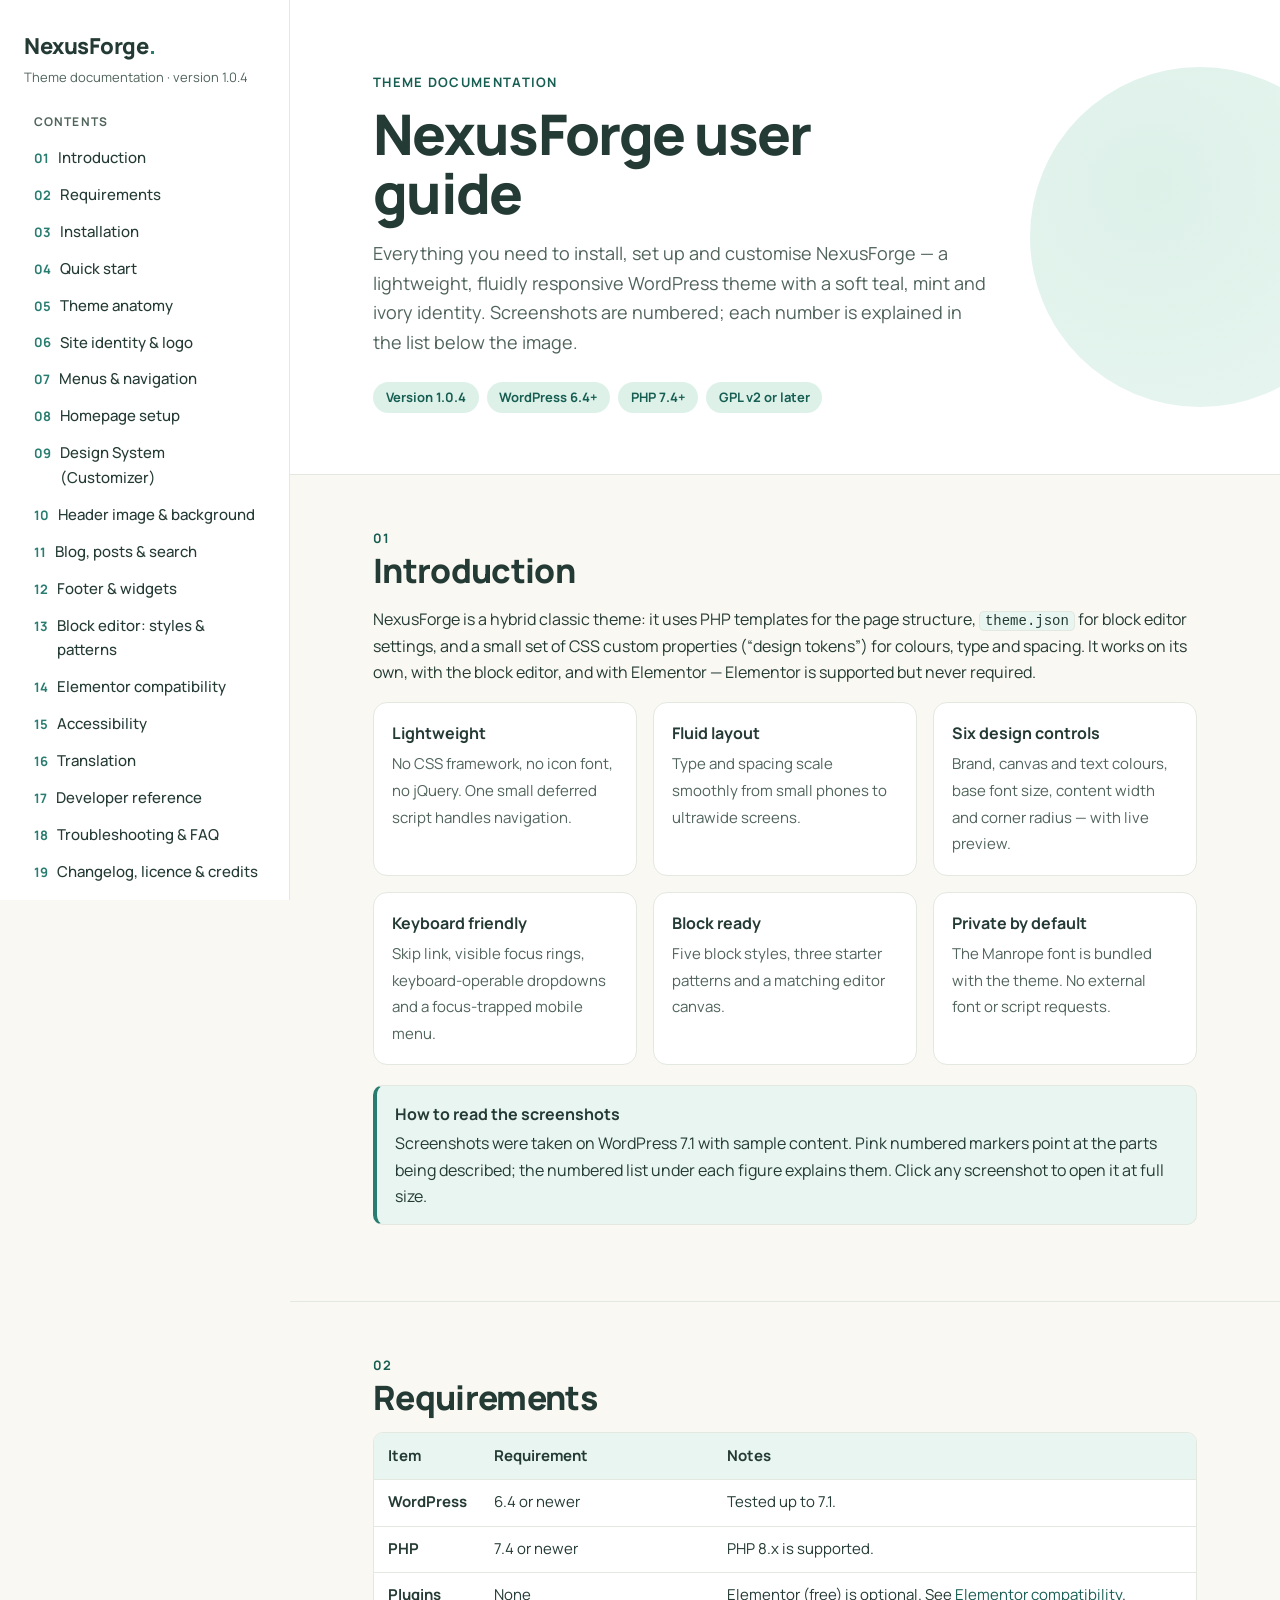
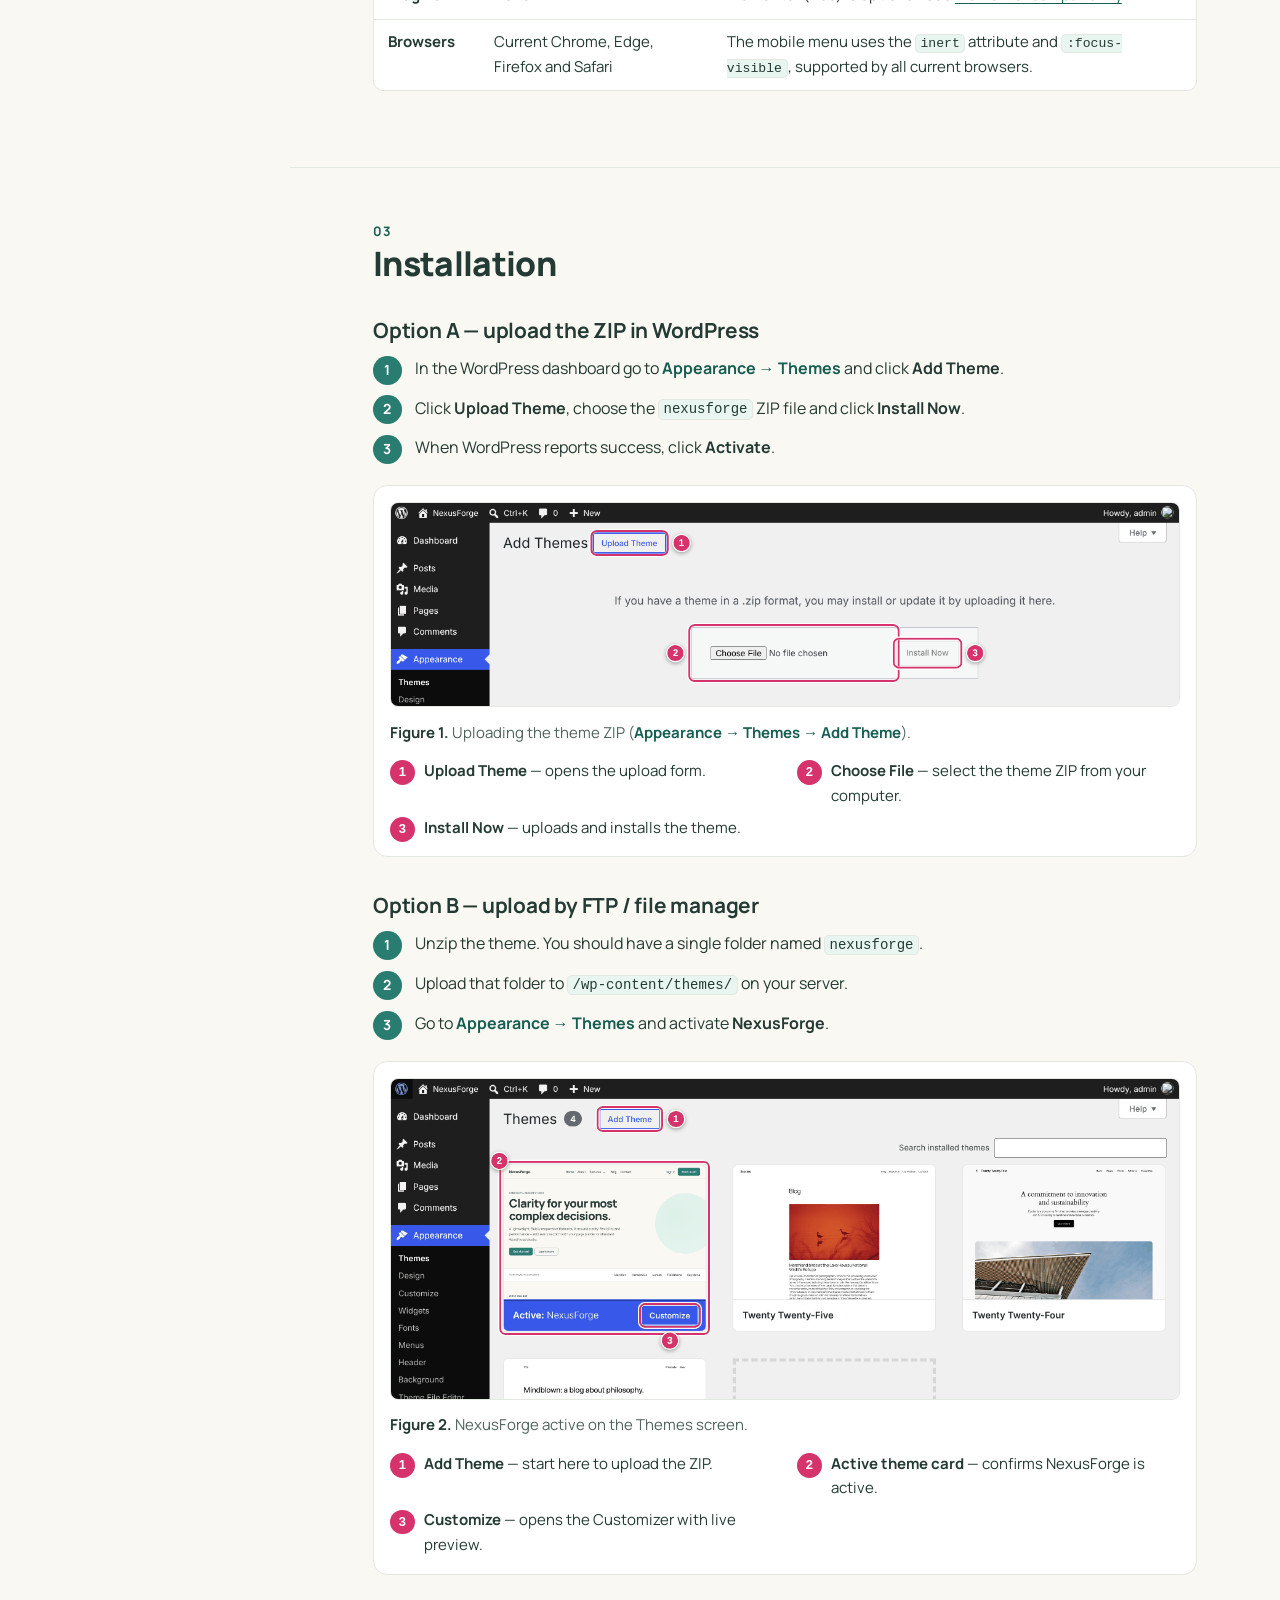
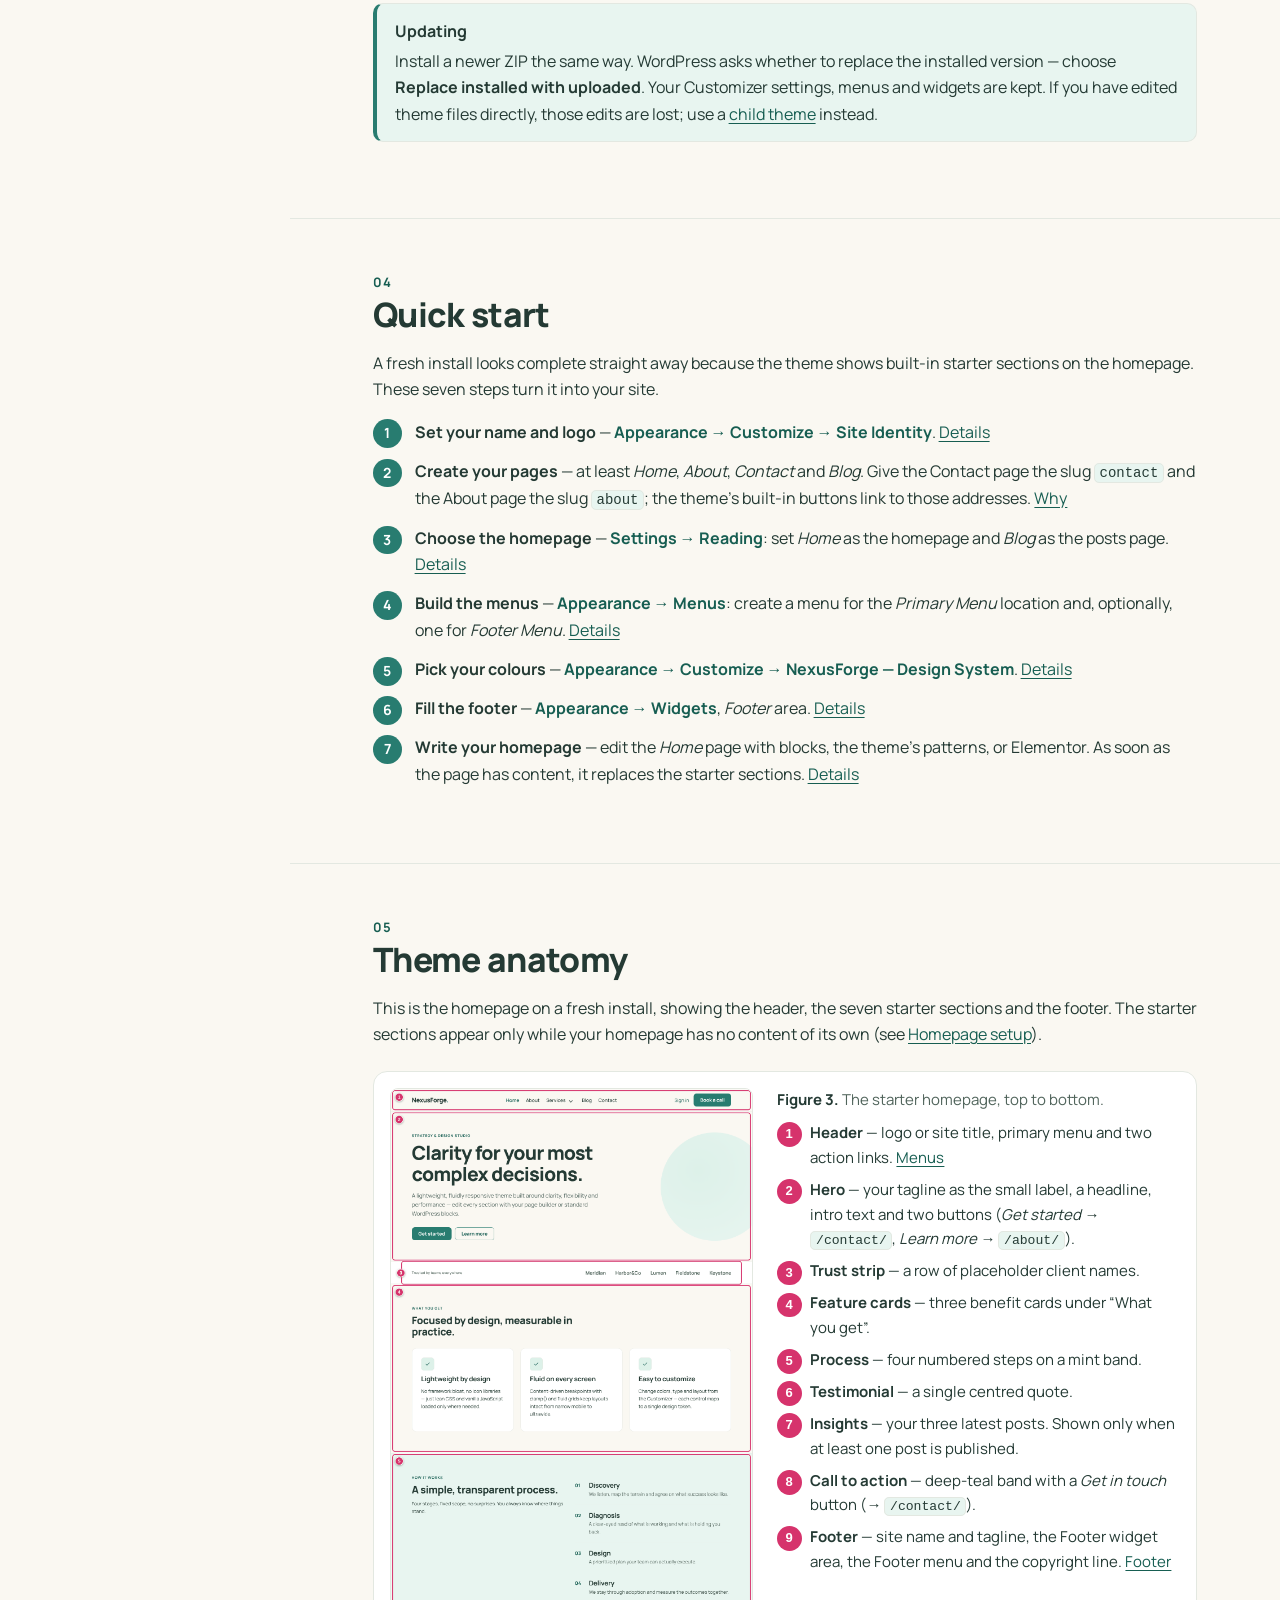
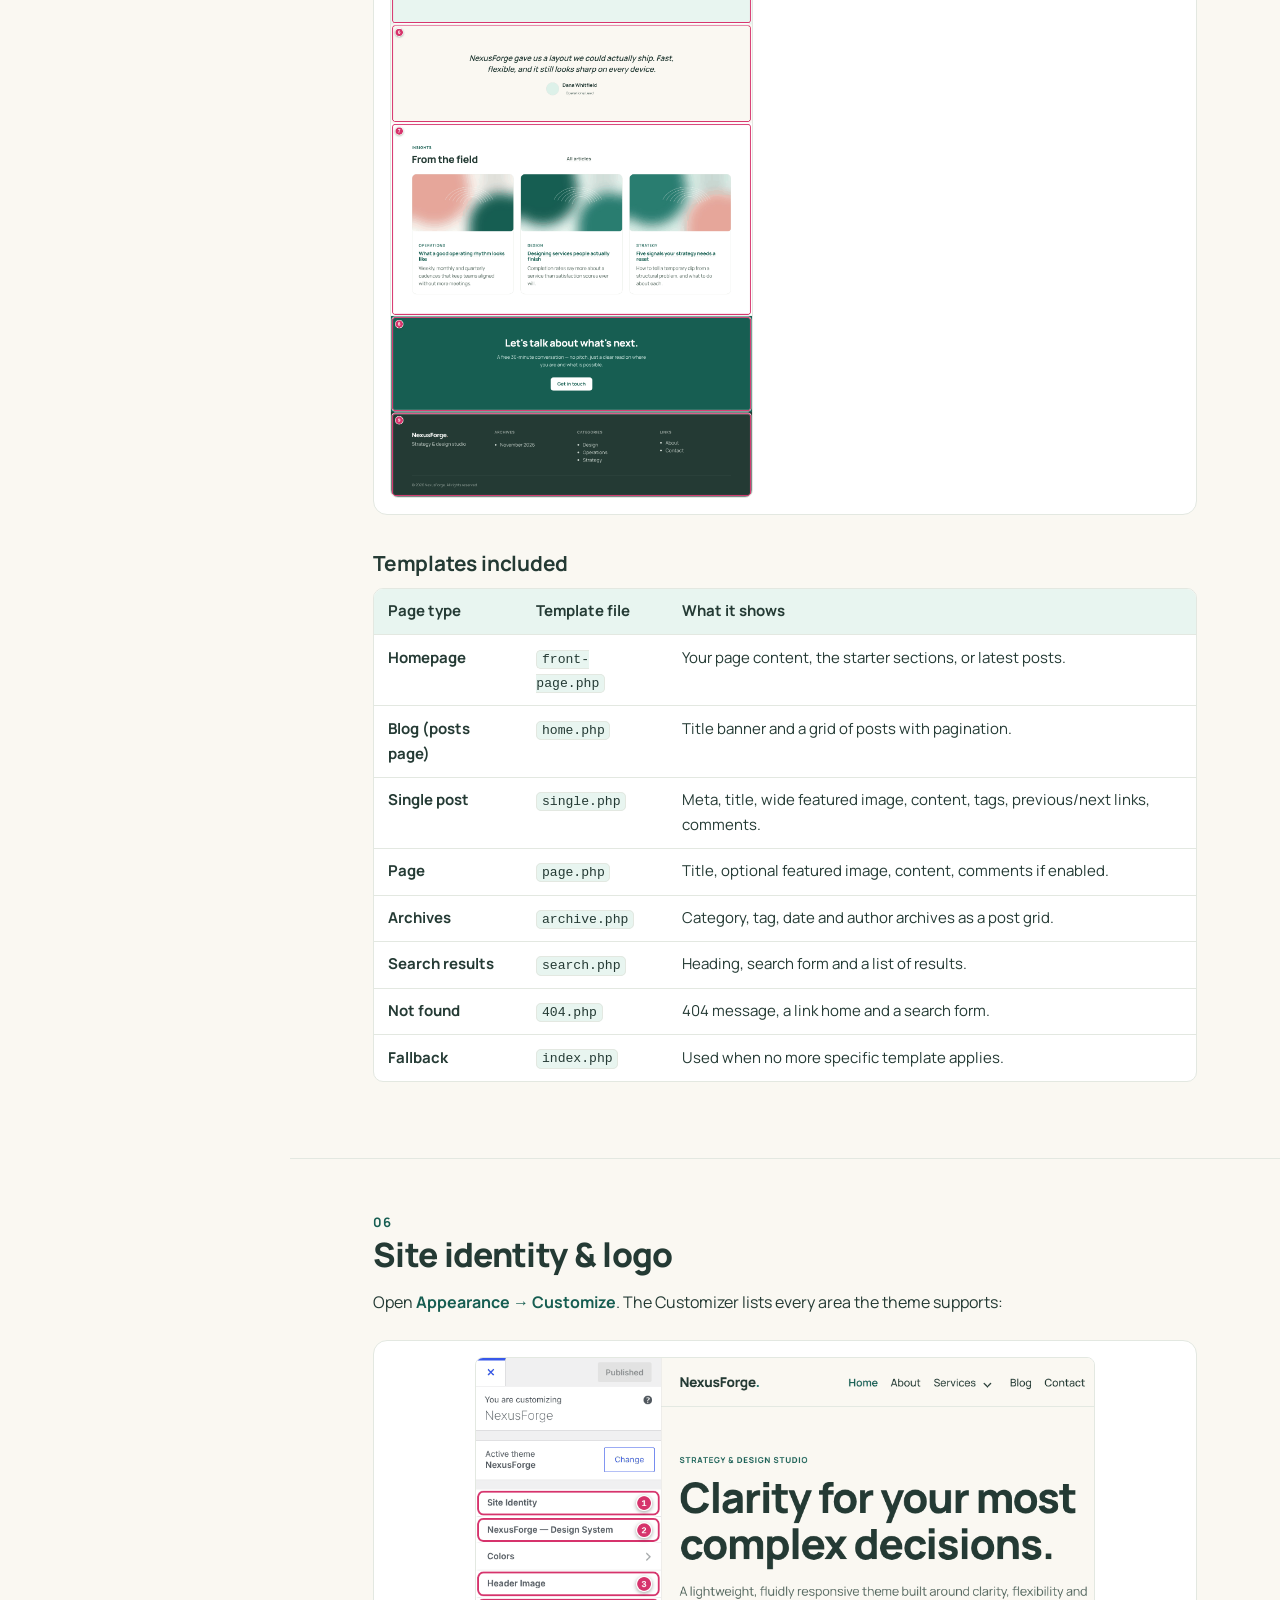
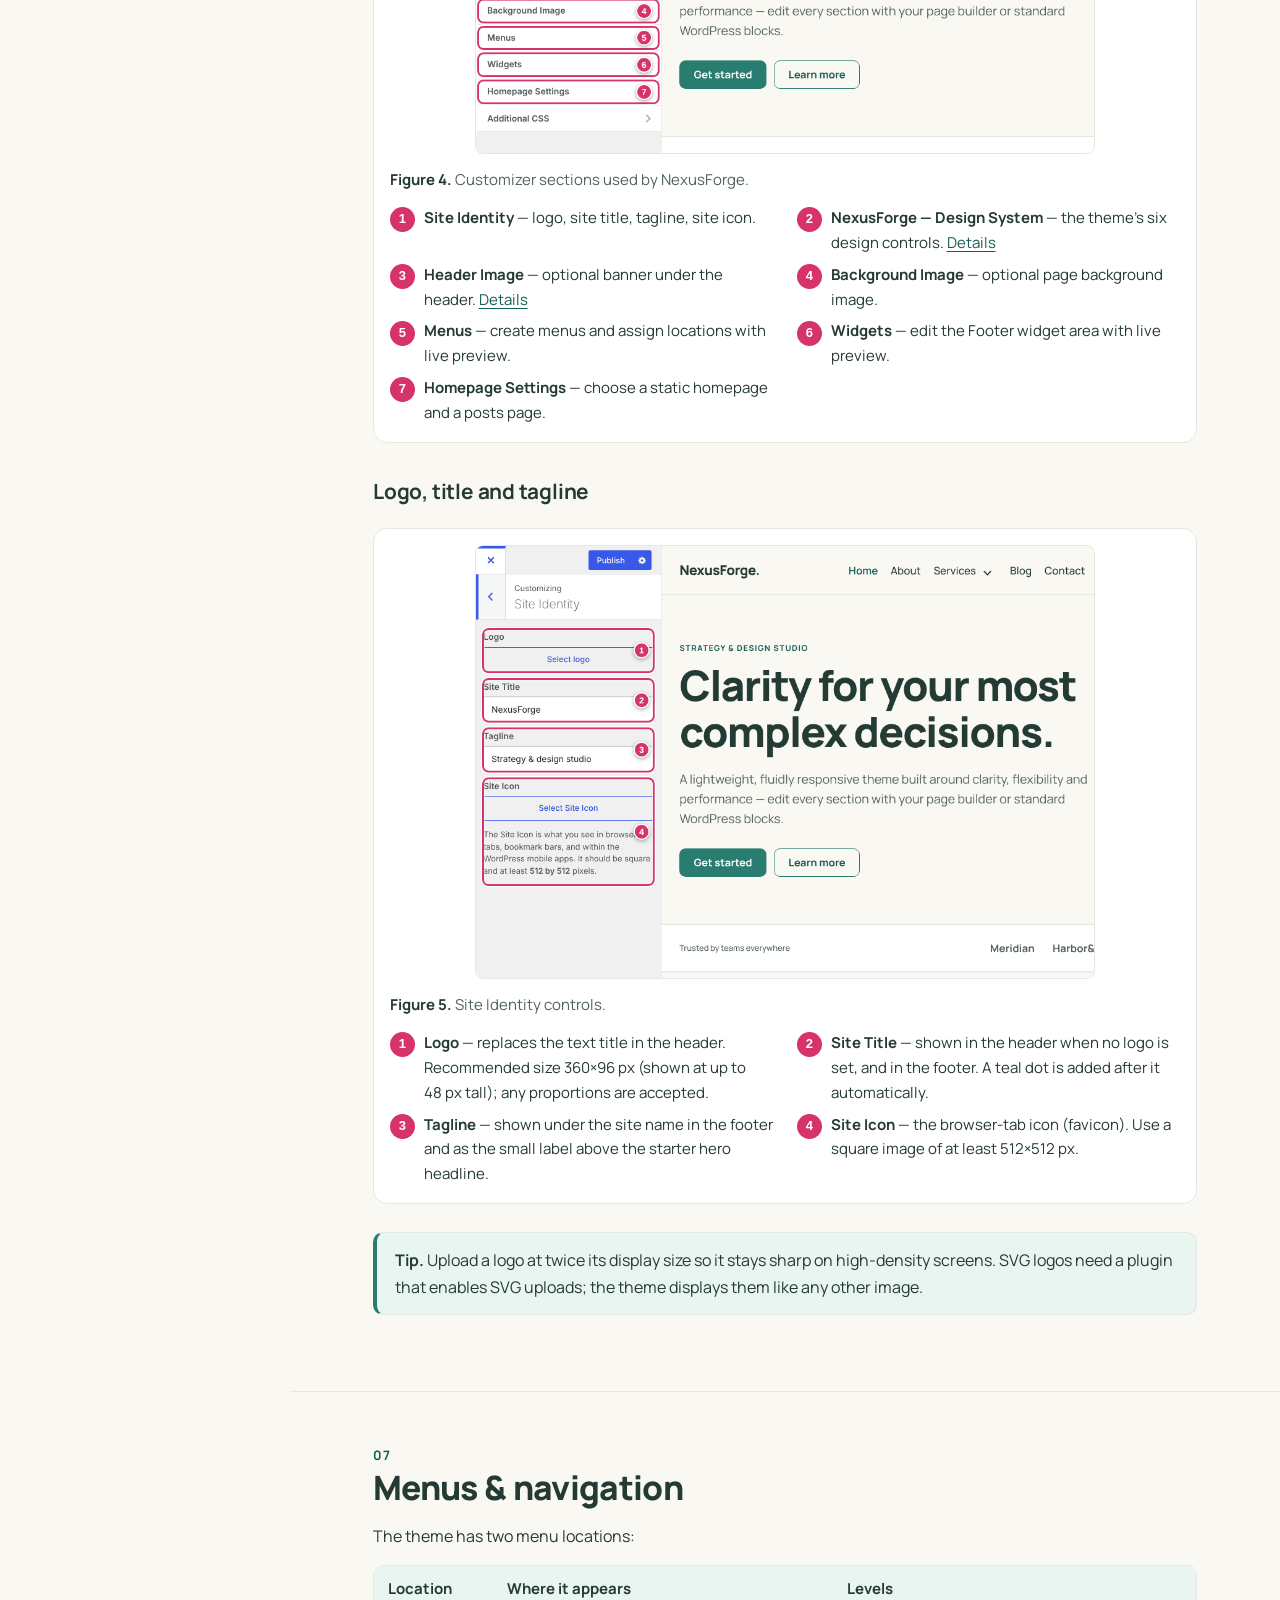
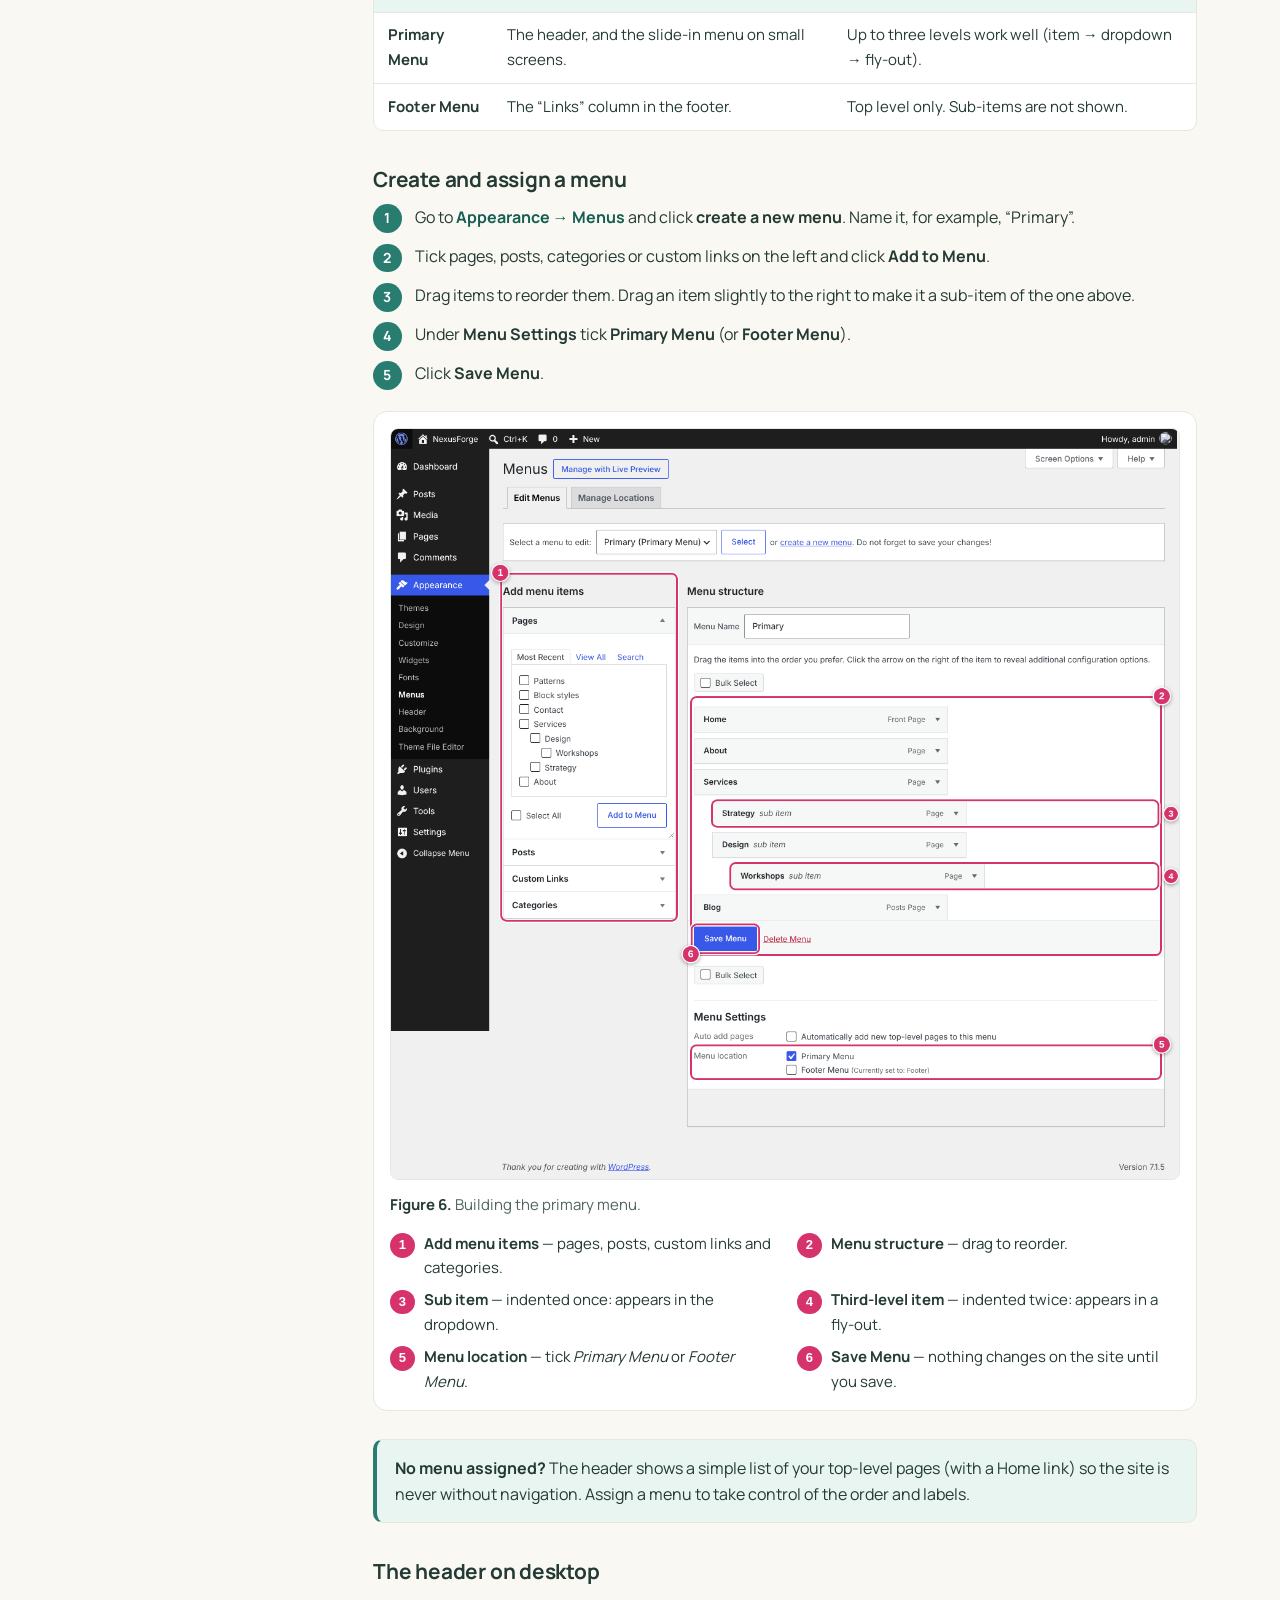
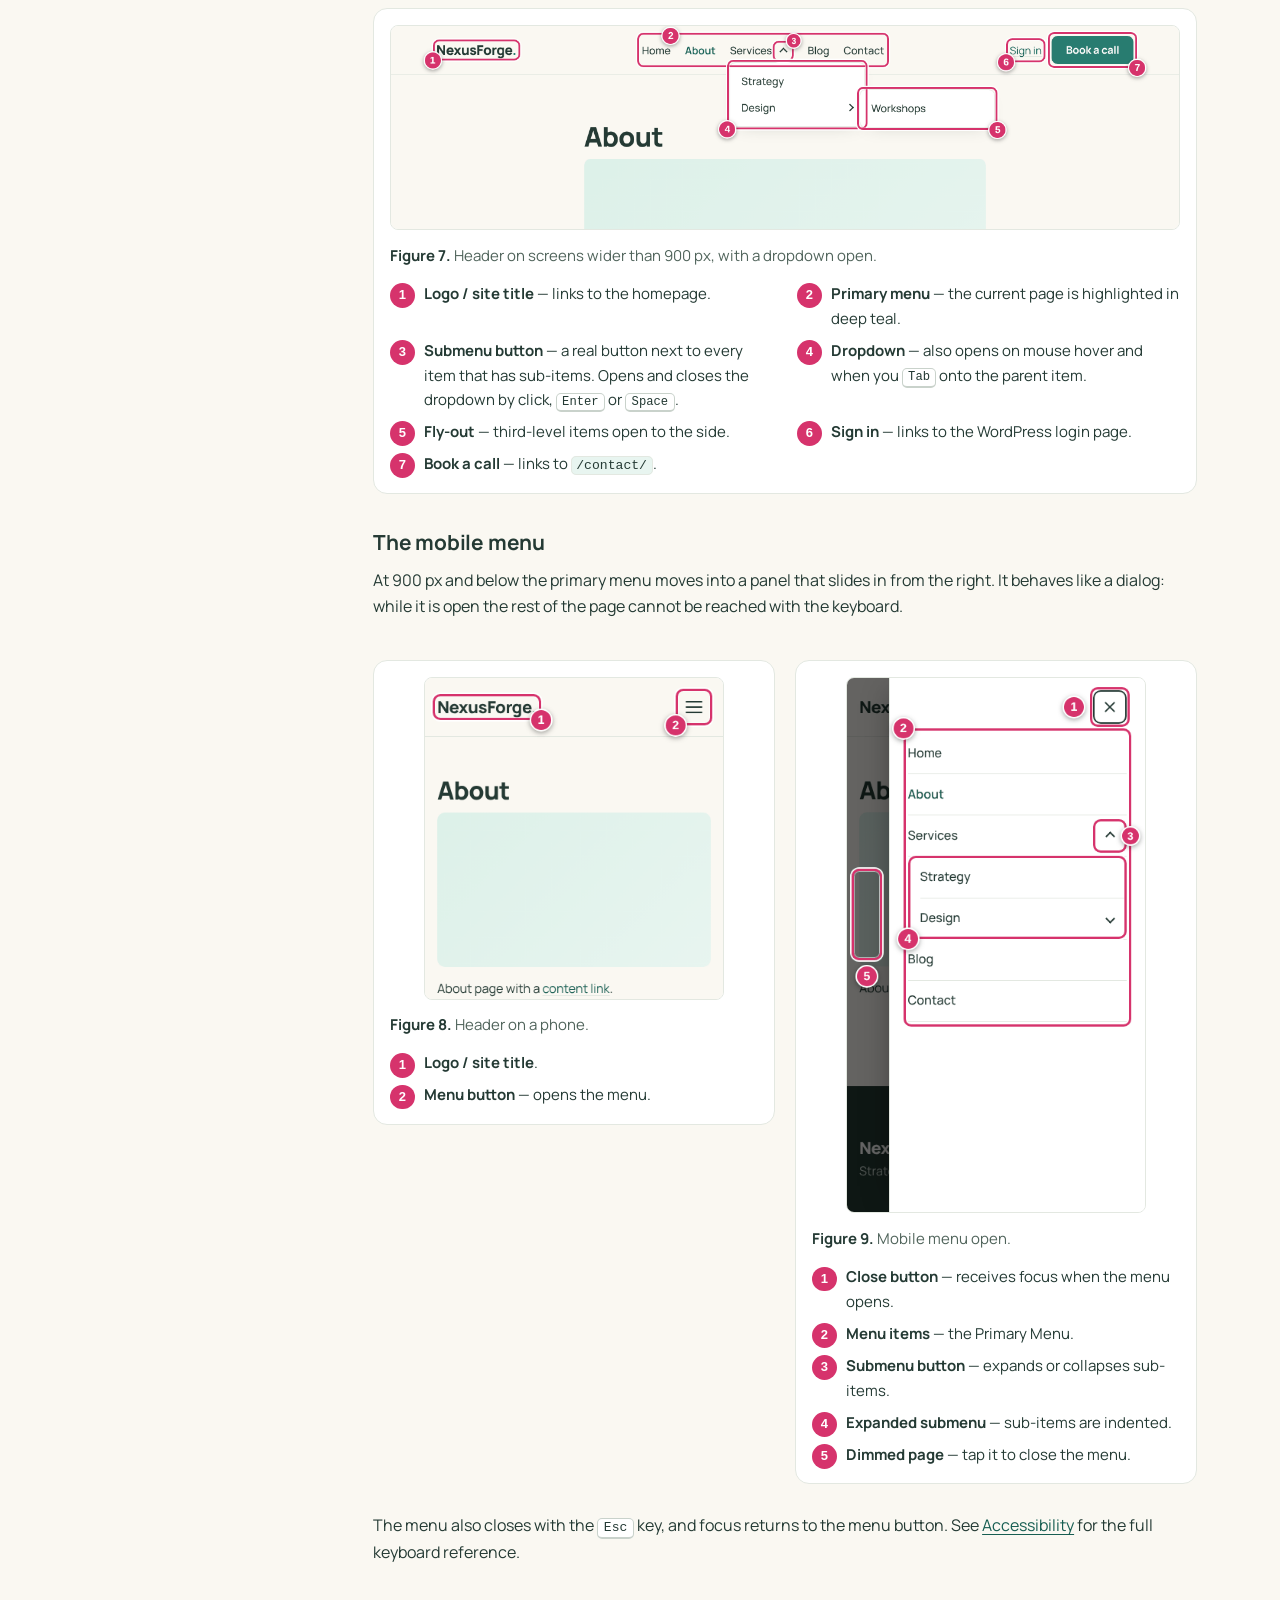
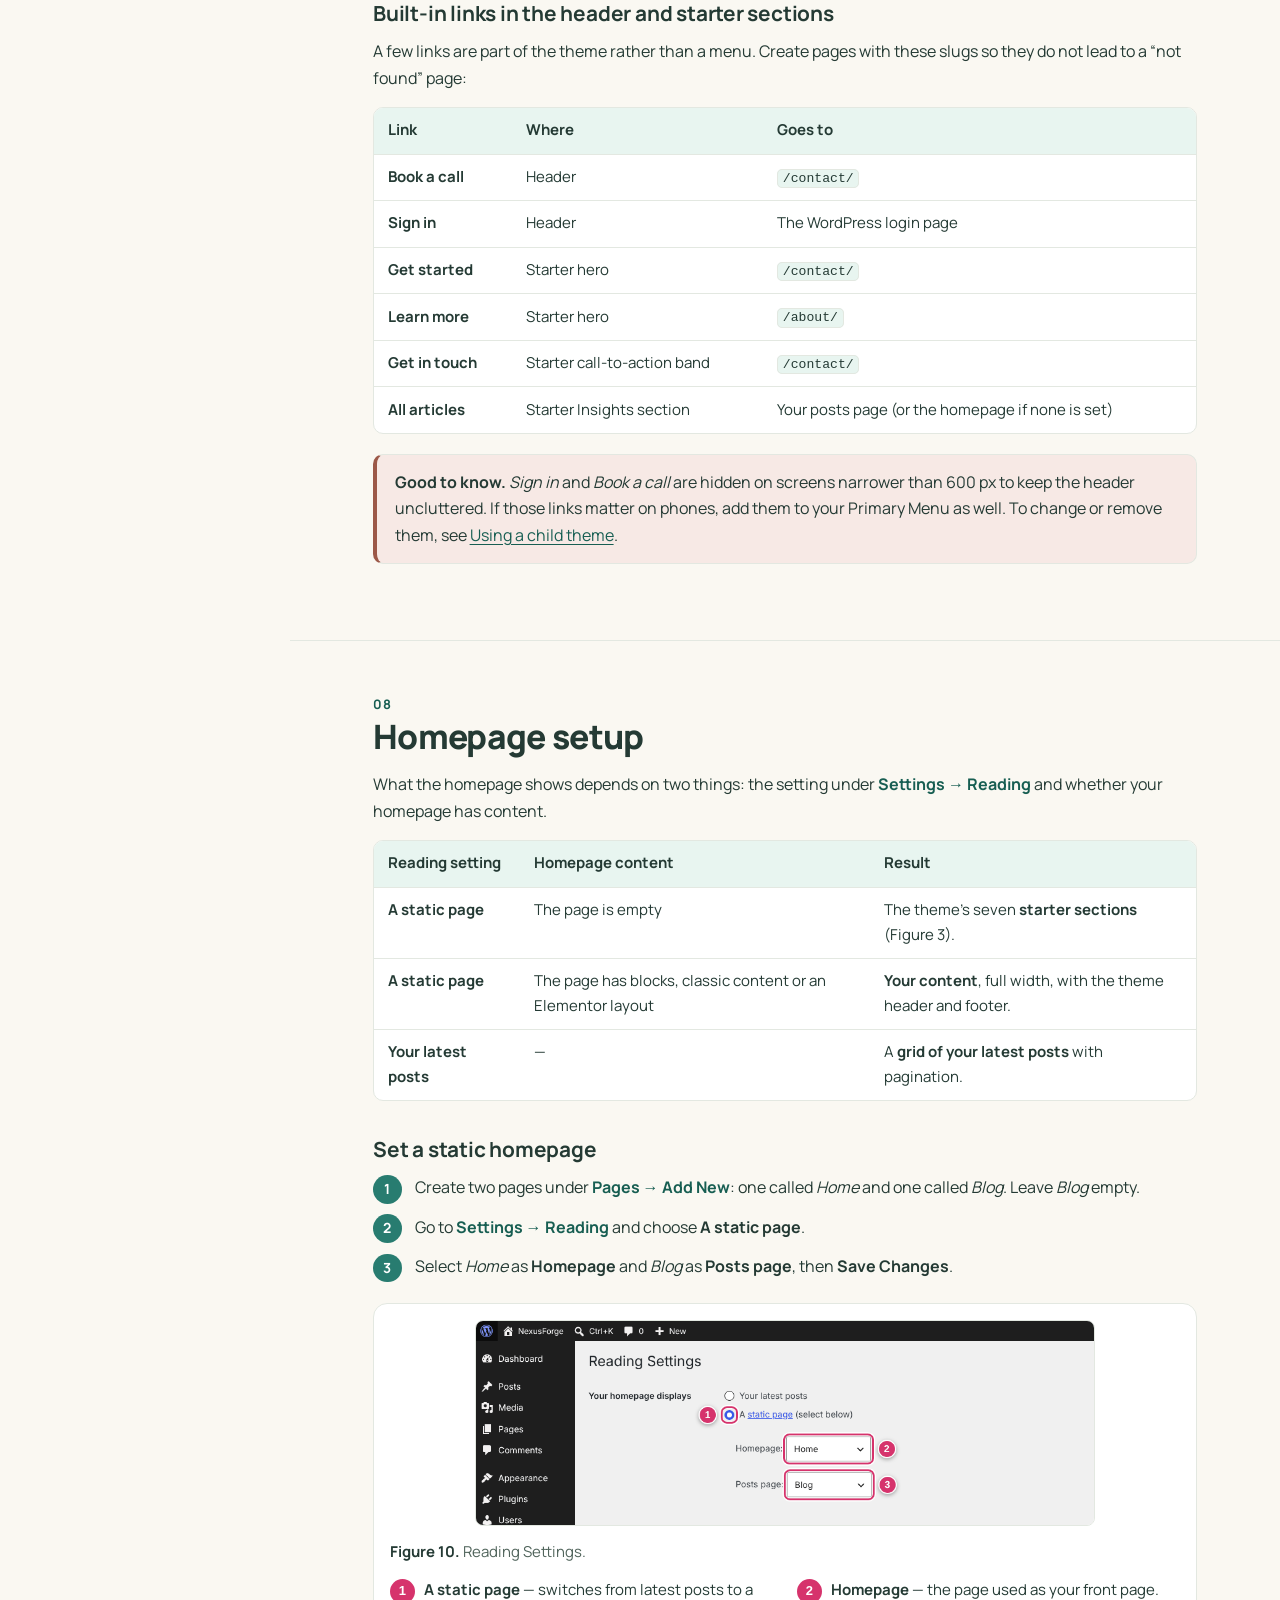
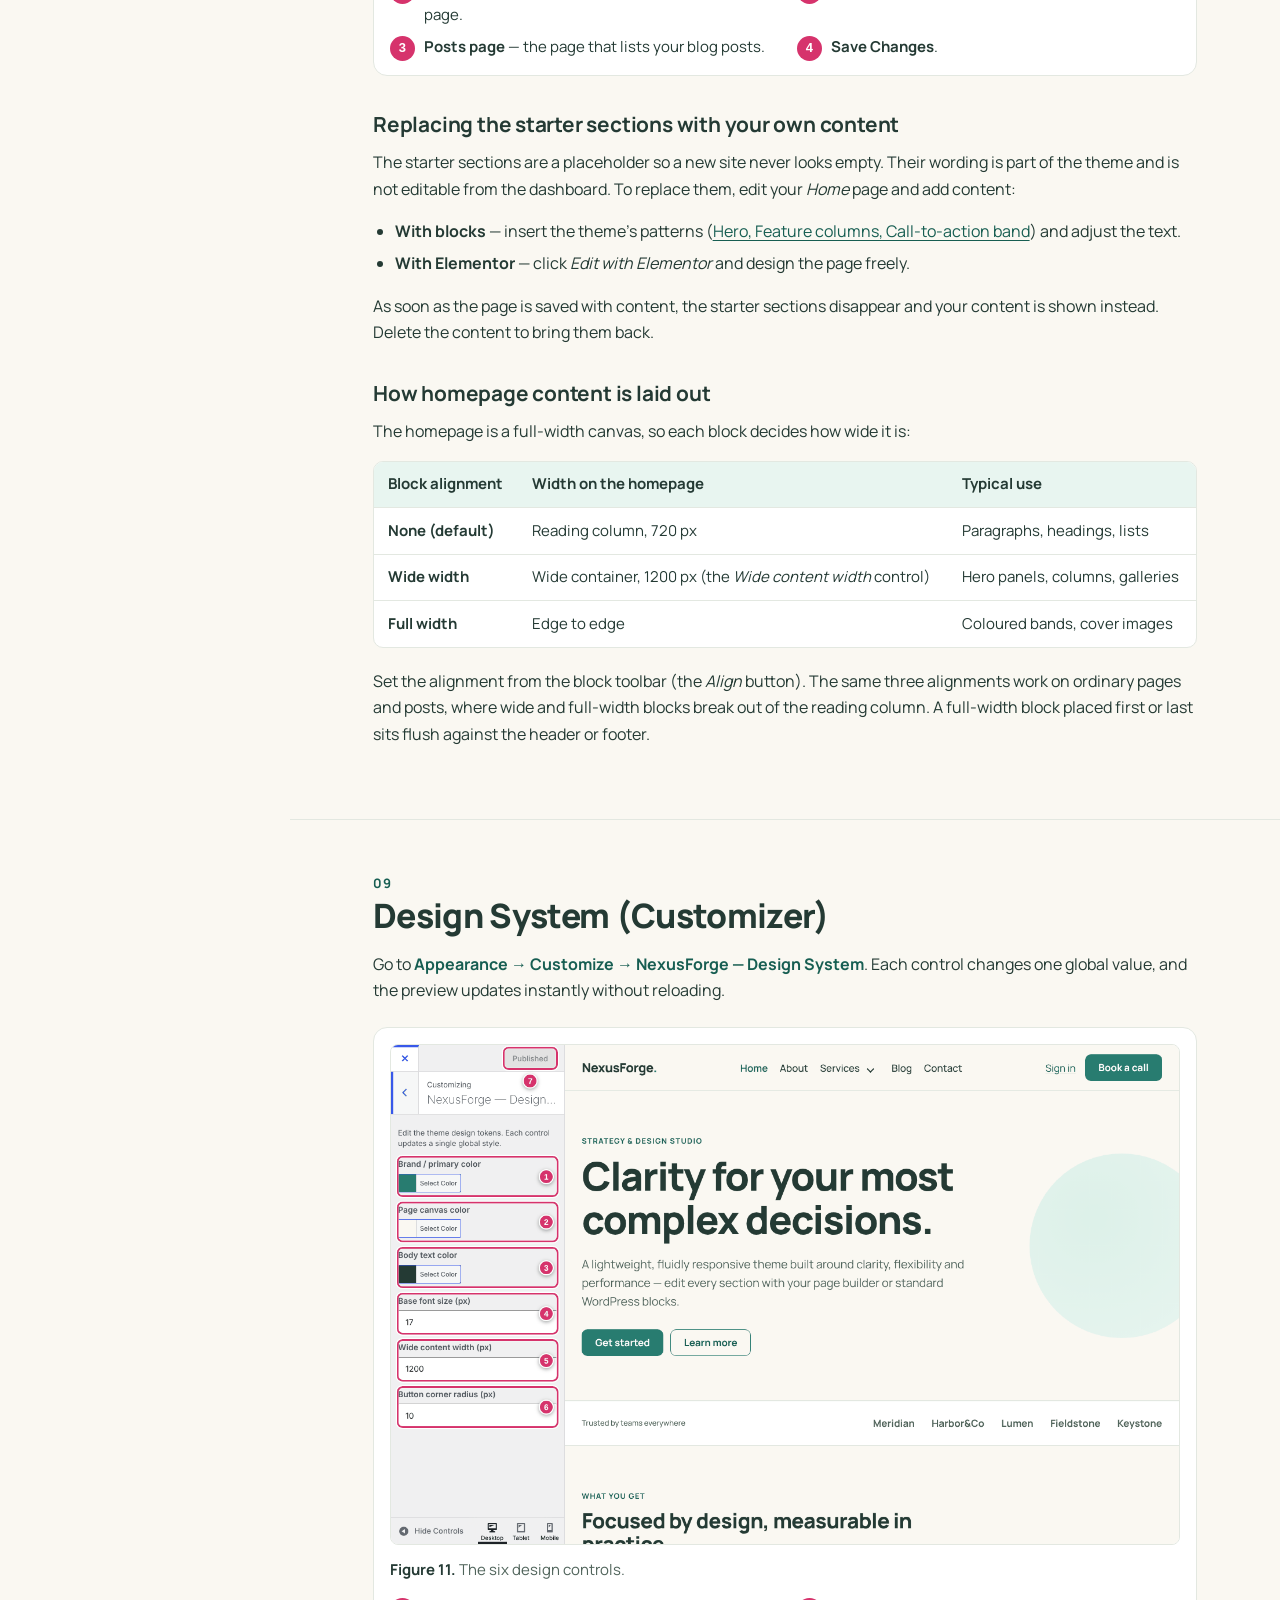
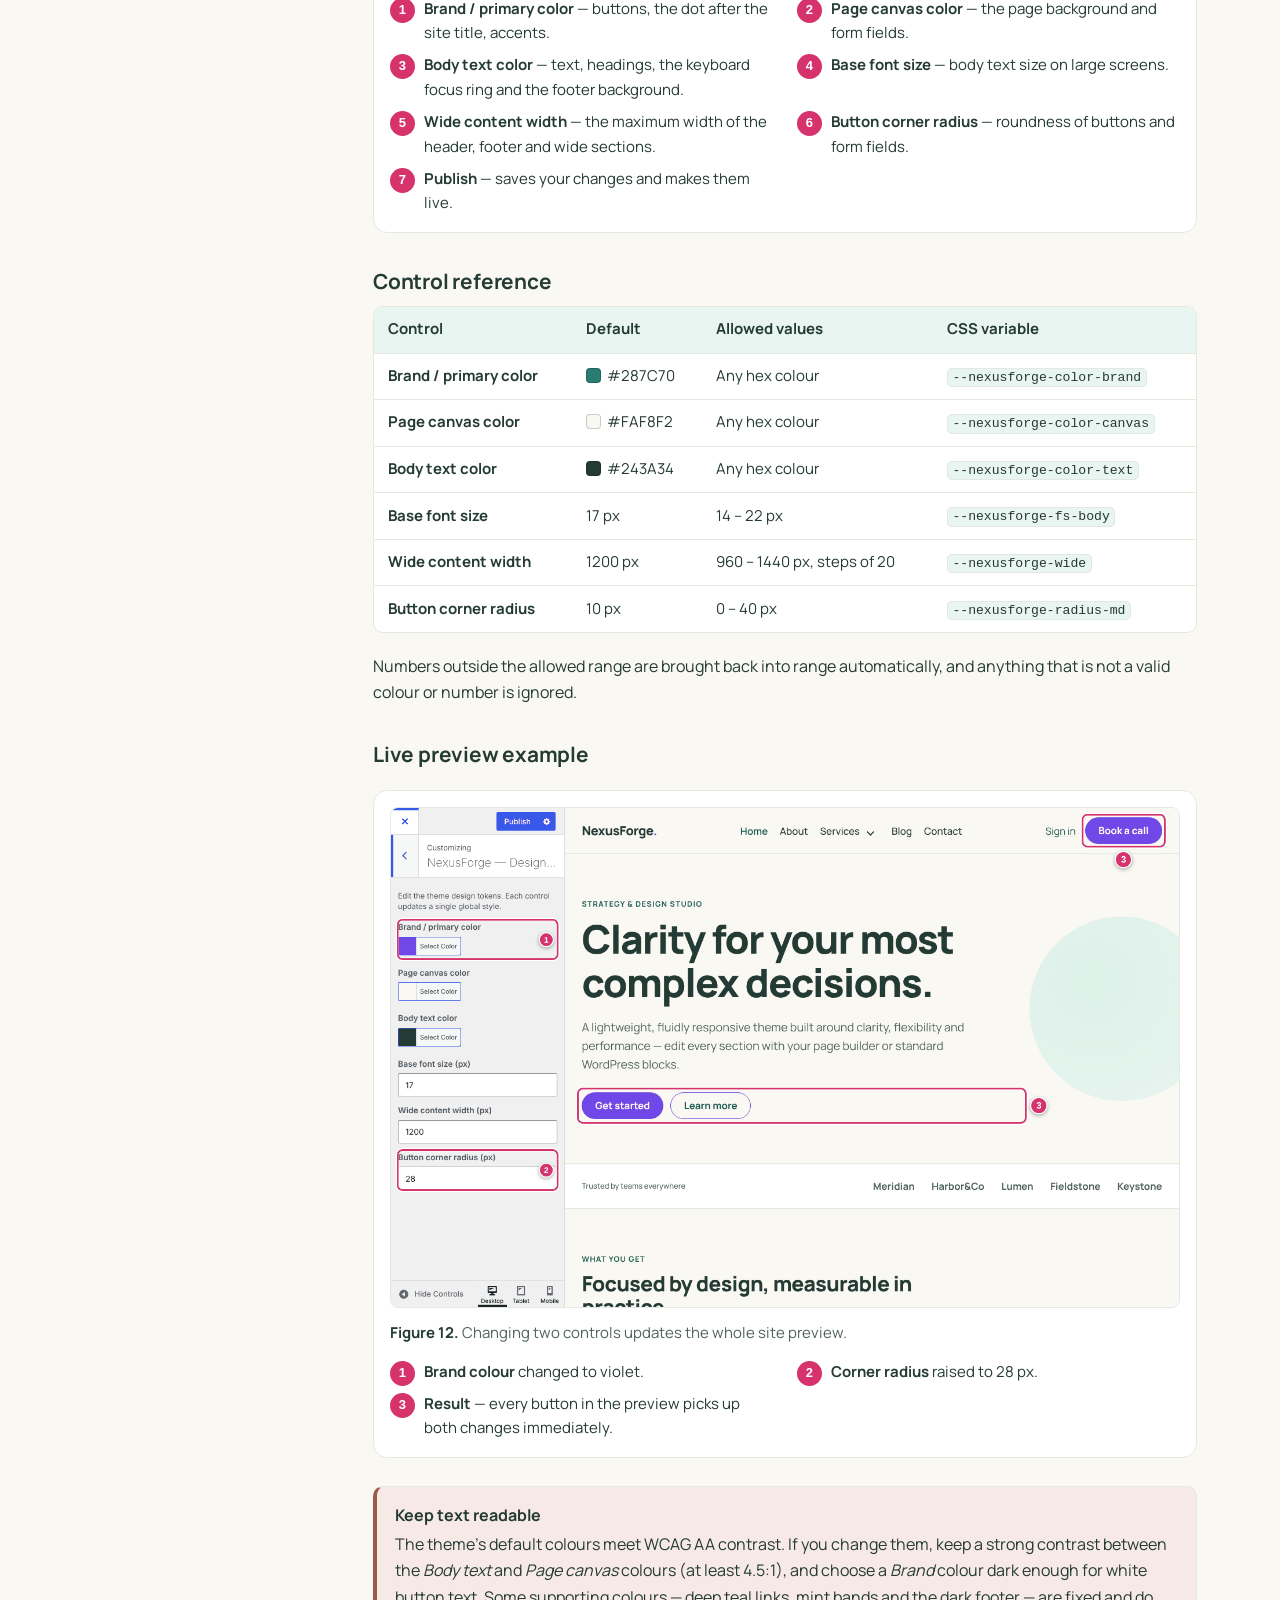
<file: docs/index.html>
<!doctype html>
<html lang="en">
<head>
<meta charset="utf-8">
<meta name="viewport" content="width=device-width, initial-scale=1">
<title>NexusForge Theme Documentation</title>
<meta name="description" content="Installation, setup, customisation and developer reference for the NexusForge WordPress theme.">
<link rel="stylesheet" href="assets/docs.css">
</head>
<body>
<a class="skip" href="#content">Skip to content</a>

<div class="layout">

<aside class="sidebar">
	<a class="brand" href="#top">NexusForge<span>.</span></a>
	<p class="brand-sub">Theme documentation &middot; version 1.0.4</p>
	<nav aria-label="Table of contents">
		<p class="toc-title" id="toc-title">Contents</p>
		<ol class="toc" aria-labelledby="toc-title">
			<li><a href="#introduction">Introduction</a></li>
			<li><a href="#requirements">Requirements</a></li>
			<li><a href="#installation">Installation</a></li>
			<li><a href="#quick-start">Quick start</a></li>
			<li><a href="#anatomy">Theme anatomy</a></li>
			<li><a href="#site-identity">Site identity &amp; logo</a></li>
			<li><a href="#menus">Menus &amp; navigation</a></li>
			<li><a href="#homepage">Homepage setup</a></li>
			<li><a href="#design-system">Design System (Customizer)</a></li>
			<li><a href="#header-background">Header image &amp; background</a></li>
			<li><a href="#blog">Blog, posts &amp; search</a></li>
			<li><a href="#footer">Footer &amp; widgets</a></li>
			<li><a href="#blocks">Block editor: styles &amp; patterns</a></li>
			<li><a href="#elementor">Elementor compatibility</a></li>
			<li><a href="#accessibility">Accessibility</a></li>
			<li><a href="#translation">Translation</a></li>
			<li><a href="#developers">Developer reference</a></li>
			<li><a href="#troubleshooting">Troubleshooting &amp; FAQ</a></li>
			<li><a href="#credits">Changelog, licence &amp; credits</a></li>
		</ol>
	</nav>
</aside>

<main class="main" id="content">

<header class="hero" id="top">
	<div class="wrap">
		<p class="eyebrow">Theme documentation</p>
		<h1>NexusForge user guide</h1>
		<p class="lead">Everything you need to install, set up and customise NexusForge &mdash; a lightweight, fluidly responsive WordPress theme with a soft teal, mint and ivory identity. Screenshots are numbered; each number is explained in the list below the image.</p>
		<ul class="meta">
			<li>Version 1.0.4</li>
			<li>WordPress 6.4+</li>
			<li>PHP 7.4+</li>
			<li>GPL v2 or later</li>
		</ul>
	</div>
</header>

<!-- ============================================================ 01 -->
<section class="doc" id="introduction">
<div class="wrap">
	<h2><span class="num">01</span>Introduction</h2>
	<p>NexusForge is a hybrid classic theme: it uses PHP templates for the page structure, <code>theme.json</code> for block editor settings, and a small set of CSS custom properties (&ldquo;design tokens&rdquo;) for colours, type and spacing. It works on its own, with the block editor, and with Elementor &mdash; Elementor is supported but never required.</p>

	<ul class="cards">
		<li><strong>Lightweight</strong><span>No CSS framework, no icon font, no jQuery. One small deferred script handles navigation.</span></li>
		<li><strong>Fluid layout</strong><span>Type and spacing scale smoothly from small phones to ultrawide screens.</span></li>
		<li><strong>Six design controls</strong><span>Brand, canvas and text colours, base font size, content width and corner radius &mdash; with live preview.</span></li>
		<li><strong>Keyboard friendly</strong><span>Skip link, visible focus rings, keyboard-operable dropdowns and a focus-trapped mobile menu.</span></li>
		<li><strong>Block ready</strong><span>Five block styles, three starter patterns and a matching editor canvas.</span></li>
		<li><strong>Private by default</strong><span>The Manrope font is bundled with the theme. No external font or script requests.</span></li>
	</ul>

	<div class="note">
		<span class="note__title">How to read the screenshots</span>
		<p>Screenshots were taken on WordPress 7.1 with sample content. Pink numbered markers point at the parts being described; the numbered list under each figure explains them. Click any screenshot to open it at full size.</p>
	</div>
</div>
</section>

<!-- ============================================================ 02 -->
<section class="doc" id="requirements">
<div class="wrap">
	<h2><span class="num">02</span>Requirements</h2>
	<div class="table-wrap">
	<table>
		<thead><tr><th scope="col">Item</th><th scope="col">Requirement</th><th scope="col">Notes</th></tr></thead>
		<tbody>
			<tr><th scope="row">WordPress</th><td>6.4 or newer</td><td>Tested up to 7.1.</td></tr>
			<tr><th scope="row">PHP</th><td>7.4 or newer</td><td>PHP 8.x is supported.</td></tr>
			<tr><th scope="row">Plugins</th><td>None</td><td>Elementor (free) is optional. See <a href="#elementor">Elementor compatibility</a>.</td></tr>
			<tr><th scope="row">Browsers</th><td>Current Chrome, Edge, Firefox and Safari</td><td>The mobile menu uses the <code>inert</code> attribute and <code>:focus-visible</code>, supported by all current browsers.</td></tr>
		</tbody>
	</table>
	</div>
</div>
</section>

<!-- ============================================================ 03 -->
<section class="doc" id="installation">
<div class="wrap">
	<h2><span class="num">03</span>Installation</h2>

	<h3>Option A &mdash; upload the ZIP in WordPress</h3>
	<ol class="steps">
		<li>In the WordPress dashboard go to <span class="path">Appearance &rarr; Themes</span> and click <strong>Add Theme</strong>.</li>
		<li>Click <strong>Upload Theme</strong>, choose the <code>nexusforge</code> ZIP file and click <strong>Install Now</strong>.</li>
		<li>When WordPress reports success, click <strong>Activate</strong>.</li>
	</ol>

	<figure class="fig">
		<a class="fig__img" href="assets/img/admin-upload.png"><img src="assets/img/admin-upload.png" width="1280" height="330" alt="The Add Themes screen with the Upload Theme button, the file chooser and the Install Now button marked 1 to 3."></a>
		<figcaption><b>Figure 1.</b> Uploading the theme ZIP (<span class="path">Appearance &rarr; Themes &rarr; Add Theme</span>).</figcaption>
		<ol class="legend">
			<li><b>Upload Theme</b> &mdash; opens the upload form.</li>
			<li><b>Choose File</b> &mdash; select the theme ZIP from your computer.</li>
			<li><b>Install Now</b> &mdash; uploads and installs the theme.</li>
		</ol>
	</figure>

	<h3>Option B &mdash; upload by FTP / file manager</h3>
	<ol class="steps">
		<li>Unzip the theme. You should have a single folder named <code>nexusforge</code>.</li>
		<li>Upload that folder to <code>/wp-content/themes/</code> on your server.</li>
		<li>Go to <span class="path">Appearance &rarr; Themes</span> and activate <strong>NexusForge</strong>.</li>
	</ol>

	<figure class="fig">
		<a class="fig__img" href="assets/img/admin-themes.png"><img src="assets/img/admin-themes.png" width="1280" height="520" loading="lazy" alt="The Themes screen with NexusForge shown as the active theme. The Add Theme button, the active theme card and its Customize button are marked 1 to 3."></a>
		<figcaption><b>Figure 2.</b> NexusForge active on the Themes screen.</figcaption>
		<ol class="legend">
			<li><b>Add Theme</b> &mdash; start here to upload the ZIP.</li>
			<li><b>Active theme card</b> &mdash; confirms NexusForge is active.</li>
			<li><b>Customize</b> &mdash; opens the Customizer with live preview.</li>
		</ol>
	</figure>

	<div class="note">
		<span class="note__title">Updating</span>
		<p>Install a newer ZIP the same way. WordPress asks whether to replace the installed version &mdash; choose <strong>Replace installed with uploaded</strong>. Your Customizer settings, menus and widgets are kept. If you have edited theme files directly, those edits are lost; use a <a href="#child-theme">child theme</a> instead.</p>
	</div>
</div>
</section>

<!-- ============================================================ 04 -->
<section class="doc" id="quick-start">
<div class="wrap">
	<h2><span class="num">04</span>Quick start</h2>
	<p>A fresh install looks complete straight away because the theme shows built-in starter sections on the homepage. These seven steps turn it into your site.</p>
	<ol class="steps">
		<li><strong>Set your name and logo</strong> &mdash; <span class="path">Appearance &rarr; Customize &rarr; Site Identity</span>. <a href="#site-identity">Details</a></li>
		<li><strong>Create your pages</strong> &mdash; at least <em>Home</em>, <em>About</em>, <em>Contact</em> and <em>Blog</em>. Give the Contact page the slug <code>contact</code> and the About page the slug <code>about</code>; the theme&rsquo;s built-in buttons link to those addresses. <a href="#built-in-links">Why</a></li>
		<li><strong>Choose the homepage</strong> &mdash; <span class="path">Settings &rarr; Reading</span>: set <em>Home</em> as the homepage and <em>Blog</em> as the posts page. <a href="#homepage">Details</a></li>
		<li><strong>Build the menus</strong> &mdash; <span class="path">Appearance &rarr; Menus</span>: create a menu for the <em>Primary Menu</em> location and, optionally, one for <em>Footer Menu</em>. <a href="#menus">Details</a></li>
		<li><strong>Pick your colours</strong> &mdash; <span class="path">Appearance &rarr; Customize &rarr; NexusForge &mdash; Design System</span>. <a href="#design-system">Details</a></li>
		<li><strong>Fill the footer</strong> &mdash; <span class="path">Appearance &rarr; Widgets</span>, <em>Footer</em> area. <a href="#footer">Details</a></li>
		<li><strong>Write your homepage</strong> &mdash; edit the <em>Home</em> page with blocks, the theme&rsquo;s patterns, or Elementor. As soon as the page has content, it replaces the starter sections. <a href="#homepage">Details</a></li>
	</ol>
</div>
</section>

<!-- ============================================================ 05 -->
<section class="doc" id="anatomy">
<div class="wrap">
	<h2><span class="num">05</span>Theme anatomy</h2>
	<p>This is the homepage on a fresh install, showing the header, the seven starter sections and the footer. The starter sections appear only while your homepage has no content of its own (see <a href="#homepage">Homepage setup</a>).</p>

	<figure class="fig fig--side">
		<a class="fig__img" href="assets/img/front-anatomy.png"><img src="assets/img/front-anatomy.png" width="1280" height="3573" loading="lazy" alt="Full-length screenshot of the starter homepage with nine numbered regions from the header at the top to the footer at the bottom."></a>
		<figcaption><b>Figure 3.</b> The starter homepage, top to bottom.</figcaption>
		<ol class="legend">
			<li><b>Header</b> &mdash; logo or site title, primary menu and two action links. <a href="#menus">Menus</a></li>
			<li><b>Hero</b> &mdash; your tagline as the small label, a headline, intro text and two buttons (<em>Get started</em> &rarr; <code>/contact/</code>, <em>Learn more</em> &rarr; <code>/about/</code>).</li>
			<li><b>Trust strip</b> &mdash; a row of placeholder client names.</li>
			<li><b>Feature cards</b> &mdash; three benefit cards under &ldquo;What you get&rdquo;.</li>
			<li><b>Process</b> &mdash; four numbered steps on a mint band.</li>
			<li><b>Testimonial</b> &mdash; a single centred quote.</li>
			<li><b>Insights</b> &mdash; your three latest posts. Shown only when at least one post is published.</li>
			<li><b>Call to action</b> &mdash; deep-teal band with a <em>Get in touch</em> button (&rarr; <code>/contact/</code>).</li>
			<li><b>Footer</b> &mdash; site name and tagline, the Footer widget area, the Footer menu and the copyright line. <a href="#footer">Footer</a></li>
		</ol>
	</figure>

	<h3>Templates included</h3>
	<div class="table-wrap">
	<table>
		<thead><tr><th scope="col">Page type</th><th scope="col">Template file</th><th scope="col">What it shows</th></tr></thead>
		<tbody>
			<tr><th scope="row">Homepage</th><td><code>front-page.php</code></td><td>Your page content, the starter sections, or latest posts.</td></tr>
			<tr><th scope="row">Blog (posts page)</th><td><code>home.php</code></td><td>Title banner and a grid of posts with pagination.</td></tr>
			<tr><th scope="row">Single post</th><td><code>single.php</code></td><td>Meta, title, wide featured image, content, tags, previous/next links, comments.</td></tr>
			<tr><th scope="row">Page</th><td><code>page.php</code></td><td>Title, optional featured image, content, comments if enabled.</td></tr>
			<tr><th scope="row">Archives</th><td><code>archive.php</code></td><td>Category, tag, date and author archives as a post grid.</td></tr>
			<tr><th scope="row">Search results</th><td><code>search.php</code></td><td>Heading, search form and a list of results.</td></tr>
			<tr><th scope="row">Not found</th><td><code>404.php</code></td><td>404 message, a link home and a search form.</td></tr>
			<tr><th scope="row">Fallback</th><td><code>index.php</code></td><td>Used when no more specific template applies.</td></tr>
		</tbody>
	</table>
	</div>
</div>
</section>

<!-- ============================================================ 06 -->
<section class="doc" id="site-identity">
<div class="wrap">
	<h2><span class="num">06</span>Site identity &amp; logo</h2>
	<p>Open <span class="path">Appearance &rarr; Customize</span>. The Customizer lists every area the theme supports:</p>

	<figure class="fig fig--narrow">
		<a class="fig__img" href="assets/img/customizer-root.png"><img src="assets/img/customizer-root.png" width="1000" height="640" loading="lazy" alt="The Customizer's main panel with seven sections marked 1 to 7."></a>
		<figcaption><b>Figure 4.</b> Customizer sections used by NexusForge.</figcaption>
		<ol class="legend">
			<li><b>Site Identity</b> &mdash; logo, site title, tagline, site icon.</li>
			<li><b>NexusForge &mdash; Design System</b> &mdash; the theme&rsquo;s six design controls. <a href="#design-system">Details</a></li>
			<li><b>Header Image</b> &mdash; optional banner under the header. <a href="#header-background">Details</a></li>
			<li><b>Background Image</b> &mdash; optional page background image.</li>
			<li><b>Menus</b> &mdash; create menus and assign locations with live preview.</li>
			<li><b>Widgets</b> &mdash; edit the Footer widget area with live preview.</li>
			<li><b>Homepage Settings</b> &mdash; choose a static homepage and a posts page.</li>
		</ol>
	</figure>

	<h3>Logo, title and tagline</h3>
	<figure class="fig fig--narrow">
		<a class="fig__img" href="assets/img/customizer-identity.png"><img src="assets/img/customizer-identity.png" width="1000" height="700" loading="lazy" alt="The Site Identity section of the Customizer with the Logo, Site Title, Tagline and Site Icon controls marked 1 to 4."></a>
		<figcaption><b>Figure 5.</b> Site Identity controls.</figcaption>
		<ol class="legend">
			<li><b>Logo</b> &mdash; replaces the text title in the header. Recommended size 360&times;96&nbsp;px (shown at up to 48&nbsp;px tall); any proportions are accepted.</li>
			<li><b>Site Title</b> &mdash; shown in the header when no logo is set, and in the footer. A teal dot is added after it automatically.</li>
			<li><b>Tagline</b> &mdash; shown under the site name in the footer and as the small label above the starter hero headline.</li>
			<li><b>Site Icon</b> &mdash; the browser-tab icon (favicon). Use a square image of at least 512&times;512&nbsp;px.</li>
		</ol>
	</figure>

	<div class="note">
		<p><strong>Tip.</strong> Upload a logo at twice its display size so it stays sharp on high-density screens. SVG logos need a plugin that enables SVG uploads; the theme displays them like any other image.</p>
	</div>
</div>
</section>

<!-- ============================================================ 07 -->
<section class="doc" id="menus">
<div class="wrap">
	<h2><span class="num">07</span>Menus &amp; navigation</h2>
	<p>The theme has two menu locations:</p>
	<div class="table-wrap">
	<table>
		<thead><tr><th scope="col">Location</th><th scope="col">Where it appears</th><th scope="col">Levels</th></tr></thead>
		<tbody>
			<tr><th scope="row">Primary Menu</th><td>The header, and the slide-in menu on small screens.</td><td>Up to three levels work well (item &rarr; dropdown &rarr; fly-out).</td></tr>
			<tr><th scope="row">Footer Menu</th><td>The &ldquo;Links&rdquo; column in the footer.</td><td>Top level only. Sub-items are not shown.</td></tr>
		</tbody>
	</table>
	</div>

	<h3>Create and assign a menu</h3>
	<ol class="steps">
		<li>Go to <span class="path">Appearance &rarr; Menus</span> and click <strong>create a new menu</strong>. Name it, for example, &ldquo;Primary&rdquo;.</li>
		<li>Tick pages, posts, categories or custom links on the left and click <strong>Add to Menu</strong>.</li>
		<li>Drag items to reorder them. Drag an item slightly to the right to make it a sub-item of the one above.</li>
		<li>Under <strong>Menu Settings</strong> tick <strong>Primary Menu</strong> (or <strong>Footer Menu</strong>).</li>
		<li>Click <strong>Save Menu</strong>.</li>
	</ol>

	<figure class="fig">
		<a class="fig__img" href="assets/img/admin-menus.png"><img src="assets/img/admin-menus.png" width="1283" height="1221" loading="lazy" alt="The Menus screen editing a menu called Primary. Six areas are marked: the add items panel, the menu structure, a sub item, a third-level sub item, the menu location checkboxes and the Save Menu button."></a>
		<figcaption><b>Figure 6.</b> Building the primary menu.</figcaption>
		<ol class="legend">
			<li><b>Add menu items</b> &mdash; pages, posts, custom links and categories.</li>
			<li><b>Menu structure</b> &mdash; drag to reorder.</li>
			<li><b>Sub item</b> &mdash; indented once: appears in the dropdown.</li>
			<li><b>Third-level item</b> &mdash; indented twice: appears in a fly-out.</li>
			<li><b>Menu location</b> &mdash; tick <em>Primary Menu</em> or <em>Footer Menu</em>.</li>
			<li><b>Save Menu</b> &mdash; nothing changes on the site until you save.</li>
		</ol>
	</figure>

	<div class="note">
		<p><strong>No menu assigned?</strong> The header shows a simple list of your top-level pages (with a Home link) so the site is never without navigation. Assign a menu to take control of the order and labels.</p>
	</div>

	<h3>The header on desktop</h3>
	<figure class="fig">
		<a class="fig__img" href="assets/img/header-anatomy.png"><img src="assets/img/header-anatomy.png" width="1280" height="330" loading="lazy" alt="The site header on a wide screen with the Services dropdown and its fly-out open. Seven parts are marked."></a>
		<figcaption><b>Figure 7.</b> Header on screens wider than 900&nbsp;px, with a dropdown open.</figcaption>
		<ol class="legend">
			<li><b>Logo / site title</b> &mdash; links to the homepage.</li>
			<li><b>Primary menu</b> &mdash; the current page is highlighted in deep teal.</li>
			<li><b>Submenu button</b> &mdash; a real button next to every item that has sub-items. Opens and closes the dropdown by click, <kbd>Enter</kbd> or <kbd>Space</kbd>.</li>
			<li><b>Dropdown</b> &mdash; also opens on mouse hover and when you <kbd>Tab</kbd> onto the parent item.</li>
			<li><b>Fly-out</b> &mdash; third-level items open to the side.</li>
			<li><b>Sign in</b> &mdash; links to the WordPress login page.</li>
			<li><b>Book a call</b> &mdash; links to <code>/contact/</code>.</li>
		</ol>
	</figure>

	<h3>The mobile menu</h3>
	<p>At 900&nbsp;px and below the primary menu moves into a panel that slides in from the right. It behaves like a dialog: while it is open the rest of the page cannot be reached with the keyboard.</p>

	<div class="fig-row">
		<figure class="fig fig--phone">
			<a class="fig__img" href="assets/img/mobile-header.png"><img src="assets/img/mobile-header.png" width="390" height="420" loading="lazy" alt="The header on a phone with the site title and the menu button marked 1 and 2."></a>
			<figcaption><b>Figure 8.</b> Header on a phone.</figcaption>
			<ol class="legend">
				<li><b>Logo / site title</b>.</li>
				<li><b>Menu button</b> &mdash; opens the menu.</li>
			</ol>
		</figure>
		<figure class="fig fig--phone">
			<a class="fig__img" href="assets/img/mobile-menu.png"><img src="assets/img/mobile-menu.png" width="390" height="700" loading="lazy" alt="The open mobile menu panel. The close button, the menu list, a submenu button, an expanded submenu and the dimmed page behind are marked 1 to 5."></a>
			<figcaption><b>Figure 9.</b> Mobile menu open.</figcaption>
			<ol class="legend">
				<li><b>Close button</b> &mdash; receives focus when the menu opens.</li>
				<li><b>Menu items</b> &mdash; the Primary Menu.</li>
				<li><b>Submenu button</b> &mdash; expands or collapses sub-items.</li>
				<li><b>Expanded submenu</b> &mdash; sub-items are indented.</li>
				<li><b>Dimmed page</b> &mdash; tap it to close the menu.</li>
			</ol>
		</figure>
	</div>

	<p>The menu also closes with the <kbd>Esc</kbd> key, and focus returns to the menu button. See <a href="#accessibility">Accessibility</a> for the full keyboard reference.</p>

	<h3 id="built-in-links">Built-in links in the header and starter sections</h3>
	<p>A few links are part of the theme rather than a menu. Create pages with these slugs so they do not lead to a &ldquo;not found&rdquo; page:</p>
	<div class="table-wrap">
	<table>
		<thead><tr><th scope="col">Link</th><th scope="col">Where</th><th scope="col">Goes to</th></tr></thead>
		<tbody>
			<tr><th scope="row">Book a call</th><td>Header</td><td><code>/contact/</code></td></tr>
			<tr><th scope="row">Sign in</th><td>Header</td><td>The WordPress login page</td></tr>
			<tr><th scope="row">Get started</th><td>Starter hero</td><td><code>/contact/</code></td></tr>
			<tr><th scope="row">Learn more</th><td>Starter hero</td><td><code>/about/</code></td></tr>
			<tr><th scope="row">Get in touch</th><td>Starter call-to-action band</td><td><code>/contact/</code></td></tr>
			<tr><th scope="row">All articles</th><td>Starter Insights section</td><td>Your posts page (or the homepage if none is set)</td></tr>
		</tbody>
	</table>
	</div>
	<div class="note note--warn">
		<p><strong>Good to know.</strong> <em>Sign in</em> and <em>Book a call</em> are hidden on screens narrower than 600&nbsp;px to keep the header uncluttered. If those links matter on phones, add them to your Primary Menu as well. To change or remove them, see <a href="#child-theme">Using a child theme</a>.</p>
	</div>
</div>
</section>

<!-- ============================================================ 08 -->
<section class="doc" id="homepage">
<div class="wrap">
	<h2><span class="num">08</span>Homepage setup</h2>
	<p>What the homepage shows depends on two things: the setting under <span class="path">Settings &rarr; Reading</span> and whether your homepage has content.</p>

	<div class="table-wrap">
	<table>
		<thead><tr><th scope="col">Reading setting</th><th scope="col">Homepage content</th><th scope="col">Result</th></tr></thead>
		<tbody>
			<tr><th scope="row">A static page</th><td>The page is empty</td><td>The theme&rsquo;s seven <strong>starter sections</strong> (Figure 3).</td></tr>
			<tr><th scope="row">A static page</th><td>The page has blocks, classic content or an Elementor layout</td><td><strong>Your content</strong>, full width, with the theme header and footer.</td></tr>
			<tr><th scope="row">Your latest posts</th><td>&mdash;</td><td>A <strong>grid of your latest posts</strong> with pagination.</td></tr>
		</tbody>
	</table>
	</div>

	<h3>Set a static homepage</h3>
	<ol class="steps">
		<li>Create two pages under <span class="path">Pages &rarr; Add New</span>: one called <em>Home</em> and one called <em>Blog</em>. Leave <em>Blog</em> empty.</li>
		<li>Go to <span class="path">Settings &rarr; Reading</span> and choose <strong>A static page</strong>.</li>
		<li>Select <em>Home</em> as <strong>Homepage</strong> and <em>Blog</em> as <strong>Posts page</strong>, then <strong>Save Changes</strong>.</li>
	</ol>

	<figure class="fig fig--narrow">
		<a class="fig__img" href="assets/img/admin-reading.png"><img src="assets/img/admin-reading.png" width="1000" height="330" loading="lazy" alt="Reading Settings with the static page option, the Homepage selector, the Posts page selector and the Save Changes button marked 1 to 4."></a>
		<figcaption><b>Figure 10.</b> Reading Settings.</figcaption>
		<ol class="legend">
			<li><b>A static page</b> &mdash; switches from latest posts to a page.</li>
			<li><b>Homepage</b> &mdash; the page used as your front page.</li>
			<li><b>Posts page</b> &mdash; the page that lists your blog posts.</li>
			<li><b>Save Changes</b>.</li>
		</ol>
	</figure>

	<h3>Replacing the starter sections with your own content</h3>
	<p>The starter sections are a placeholder so a new site never looks empty. Their wording is part of the theme and is not editable from the dashboard. To replace them, edit your <em>Home</em> page and add content:</p>
	<ul>
		<li><strong>With blocks</strong> &mdash; insert the theme&rsquo;s patterns (<a href="#patterns">Hero, Feature columns, Call-to-action band</a>) and adjust the text.</li>
		<li><strong>With Elementor</strong> &mdash; click <em>Edit with Elementor</em> and design the page freely.</li>
	</ul>
	<p>As soon as the page is saved with content, the starter sections disappear and your content is shown instead. Delete the content to bring them back.</p>

	<h3>How homepage content is laid out</h3>
	<p>The homepage is a full-width canvas, so each block decides how wide it is:</p>
	<div class="table-wrap">
	<table>
		<thead><tr><th scope="col">Block alignment</th><th scope="col">Width on the homepage</th><th scope="col">Typical use</th></tr></thead>
		<tbody>
			<tr><th scope="row">None (default)</th><td>Reading column, 720&nbsp;px</td><td>Paragraphs, headings, lists</td></tr>
			<tr><th scope="row">Wide width</th><td>Wide container, 1200&nbsp;px (the <em>Wide content width</em> control)</td><td>Hero panels, columns, galleries</td></tr>
			<tr><th scope="row">Full width</th><td>Edge to edge</td><td>Coloured bands, cover images</td></tr>
		</tbody>
	</table>
	</div>
	<p>Set the alignment from the block toolbar (the <em>Align</em> button). The same three alignments work on ordinary pages and posts, where wide and full-width blocks break out of the reading column. A full-width block placed first or last sits flush against the header or footer.</p>
</div>
</section>

<!-- ============================================================ 09 -->
<section class="doc" id="design-system">
<div class="wrap">
	<h2><span class="num">09</span>Design System (Customizer)</h2>
	<p>Go to <span class="path">Appearance &rarr; Customize &rarr; NexusForge &mdash; Design System</span>. Each control changes one global value, and the preview updates instantly without reloading.</p>

	<figure class="fig">
		<a class="fig__img" href="assets/img/customizer-design.png"><img src="assets/img/customizer-design.png" width="1360" height="860" loading="lazy" alt="The Design System section in the Customizer with its six controls and the Publish button marked 1 to 7, next to a live preview of the homepage."></a>
		<figcaption><b>Figure 11.</b> The six design controls.</figcaption>
		<ol class="legend">
			<li><b>Brand / primary color</b> &mdash; buttons, the dot after the site title, accents.</li>
			<li><b>Page canvas color</b> &mdash; the page background and form fields.</li>
			<li><b>Body text color</b> &mdash; text, headings, the keyboard focus ring and the footer background.</li>
			<li><b>Base font size</b> &mdash; body text size on large screens.</li>
			<li><b>Wide content width</b> &mdash; the maximum width of the header, footer and wide sections.</li>
			<li><b>Button corner radius</b> &mdash; roundness of buttons and form fields.</li>
			<li><b>Publish</b> &mdash; saves your changes and makes them live.</li>
		</ol>
	</figure>

	<h3>Control reference</h3>
	<div class="table-wrap">
	<table>
		<thead><tr><th scope="col">Control</th><th scope="col">Default</th><th scope="col">Allowed values</th><th scope="col">CSS variable</th></tr></thead>
		<tbody>
			<tr><th scope="row">Brand / primary color</th><td><span class="swatch" style="background:#287c70"></span>#287C70</td><td>Any hex colour</td><td><code>--nexusforge-color-brand</code></td></tr>
			<tr><th scope="row">Page canvas color</th><td><span class="swatch" style="background:#faf8f2"></span>#FAF8F2</td><td>Any hex colour</td><td><code>--nexusforge-color-canvas</code></td></tr>
			<tr><th scope="row">Body text color</th><td><span class="swatch" style="background:#243a34"></span>#243A34</td><td>Any hex colour</td><td><code>--nexusforge-color-text</code></td></tr>
			<tr><th scope="row">Base font size</th><td>17&nbsp;px</td><td>14 &ndash; 22&nbsp;px</td><td><code>--nexusforge-fs-body</code></td></tr>
			<tr><th scope="row">Wide content width</th><td>1200&nbsp;px</td><td>960 &ndash; 1440&nbsp;px, steps of 20</td><td><code>--nexusforge-wide</code></td></tr>
			<tr><th scope="row">Button corner radius</th><td>10&nbsp;px</td><td>0 &ndash; 40&nbsp;px</td><td><code>--nexusforge-radius-md</code></td></tr>
		</tbody>
	</table>
	</div>
	<p>Numbers outside the allowed range are brought back into range automatically, and anything that is not a valid colour or number is ignored.</p>

	<h3>Live preview example</h3>
	<figure class="fig">
		<a class="fig__img" href="assets/img/customizer-live.png"><img src="assets/img/customizer-live.png" width="1360" height="860" loading="lazy" alt="The Customizer with the brand colour changed to violet and the corner radius set to 28. The buttons in the preview are now violet and pill shaped."></a>
		<figcaption><b>Figure 12.</b> Changing two controls updates the whole site preview.</figcaption>
		<ol class="legend">
			<li><b>Brand colour</b> changed to violet.</li>
			<li><b>Corner radius</b> raised to 28&nbsp;px.</li>
			<li><b>Result</b> &mdash; every button in the preview picks up both changes immediately.</li>
		</ol>
	</figure>

	<div class="note note--warn">
		<span class="note__title">Keep text readable</span>
		<p>The theme&rsquo;s default colours meet WCAG AA contrast. If you change them, keep a strong contrast between the <em>Body text</em> and <em>Page canvas</em> colours (at least 4.5:1), and choose a <em>Brand</em> colour dark enough for white button text. Some supporting colours &mdash; deep teal links, mint bands and the dark footer &mdash; are fixed and do not follow these controls; see <a href="#design-tokens">Design tokens</a> to change them with CSS.</p>
	</div>
	<div class="note">
		<p><strong>Editor note.</strong> The block editor always shows the theme&rsquo;s default colours and sizes. Customizer changes apply to the front end of the site.</p>
	</div>
</div>
</section>

<!-- ============================================================ 10 -->
<section class="doc" id="header-background">
<div class="wrap">
	<h2><span class="num">10</span>Header image &amp; background</h2>

	<h3>Header image</h3>
	<p><span class="path">Appearance &rarr; Customize &rarr; Header Image</span>. When you add an image it appears as a full-width banner directly beneath the site header, on every page. Remove the image and the banner disappears.</p>
	<ul>
		<li>Recommended size: <strong>1600&times;400&nbsp;px</strong>. Other sizes are accepted and scale to the full width.</li>
		<li>The banner is a decorative image only; the site title and logo stay in the header above it.</li>
	</ul>

	<h3>Background image and colour</h3>
	<p><span class="path">Appearance &rarr; Customize &rarr; Background Image</span> lets you place an image behind the whole page, and <span class="path">Colors</span> offers the standard WordPress <em>Background Color</em> control.</p>
	<div class="note">
		<p><strong>Which colour control should I use?</strong> Prefer <em>Page canvas color</em> in the Design System section: it also updates form fields and other parts that sit on the canvas. The WordPress <em>Background Color</em> control only changes the page background and, when set, takes priority over the canvas colour.</p>
	</div>
</div>
</section>

<!-- ============================================================ 11 -->
<section class="doc" id="blog">
<div class="wrap">
	<h2><span class="num">11</span>Blog, posts &amp; search</h2>

	<h3>Blog and archive pages</h3>
	<figure class="fig">
		<a class="fig__img" href="assets/img/blog-index.png"><img src="assets/img/blog-index.png" width="1280" height="860" loading="lazy" alt="The blog page showing a title banner and three post cards. The banner, a featured image, the meta line, a post title and a Read more link are marked 1 to 5."></a>
		<figcaption><b>Figure 13.</b> The blog (posts page). Category, tag, date and author archives use the same grid.</figcaption>
		<ol class="legend">
			<li><b>Title banner</b> &mdash; shows the title of your posts page. Archives show the archive name and description.</li>
			<li><b>Featured image</b> &mdash; cropped to 16:9. Posts without one get a soft mint placeholder.</li>
			<li><b>Meta line</b> &mdash; category, date and estimated reading time.</li>
			<li><b>Post title</b> &mdash; links to the post.</li>
			<li><b>Read more</b> &mdash; links to the post.</li>
		</ol>
	</figure>
	<ul>
		<li>The grid shows three columns at the default content width and reflows down to one column on phones.</li>
		<li>The text under each title is the post <strong>excerpt</strong>. Write one in the post sidebar for full control; otherwise WordPress uses the start of the post.</li>
		<li>The number of posts per page is set under <span class="path">Settings &rarr; Reading</span>.</li>
		<li>Reading time is estimated at 200 words per minute.</li>
	</ul>

	<h3>Single post</h3>
	<figure class="fig fig--side fig--tall">
		<a class="fig__img" href="assets/img/single-post.png"><img src="assets/img/single-post.png" width="1280" height="2244" loading="lazy" alt="A single post from top to bottom with six parts marked: meta line, title, featured image, content, post navigation and comment form."></a>
		<figcaption><b>Figure 14.</b> Single post layout.</figcaption>
		<ol class="legend">
			<li><b>Meta line</b> &mdash; category, date, reading time.</li>
			<li><b>Title</b>.</li>
			<li><b>Featured image</b> &mdash; shown across the reading column at 16:9.</li>
			<li><b>Content</b> &mdash; a comfortable reading column. Tags appear under the content.</li>
			<li><b>Post navigation</b> &mdash; links to the previous and next post.</li>
			<li><b>Comments</b> &mdash; the comment list and form, when comments are open. Replies are threaded.</li>
		</ol>
	</figure>
	<p>To add a featured image, open the post, find <strong>Featured image</strong> in the right-hand sidebar and choose an image. For sharp results upload images at least 1280&nbsp;px wide. Turn comments on or off per post in the <strong>Discussion</strong> panel, or site-wide under <span class="path">Settings &rarr; Discussion</span>.</p>

	<h3>Search results and the 404 page</h3>
	<div class="fig-row">
		<figure class="fig">
			<a class="fig__img" href="assets/img/search.png"><img src="assets/img/search.png" width="880" height="560" loading="lazy" alt="The search results page with the heading, the search form and the first result marked 1 to 3."></a>
			<figcaption><b>Figure 15.</b> Search results.</figcaption>
			<ol class="legend">
				<li><b>Heading</b> &mdash; repeats the search term.</li>
				<li><b>Search form</b> &mdash; search again.</li>
				<li><b>Result</b> &mdash; title, meta line and excerpt.</li>
			</ol>
		</figure>
		<figure class="fig">
			<a class="fig__img" href="assets/img/404.png"><img src="assets/img/404.png" width="880" height="520" loading="lazy" alt="The page-not-found screen with the large 404, the Back to home button and the search form marked 1 to 3."></a>
			<figcaption><b>Figure 16.</b> Page not found.</figcaption>
			<ol class="legend">
				<li><b>404 message</b>.</li>
				<li><b>Back to home</b>.</li>
				<li><b>Search form</b>.</li>
			</ol>
		</figure>
	</div>
	<p>The theme does not place a search field in the header. To offer search site-wide, add the <strong>Search</strong> block to the Footer widget area.</p>
</div>
</section>

<!-- ============================================================ 12 -->
<section class="doc" id="footer">
<div class="wrap">
	<h2><span class="num">12</span>Footer &amp; widgets</h2>

	<figure class="fig">
		<a class="fig__img" href="assets/img/footer.png"><img src="assets/img/footer.png" width="1280" height="312" loading="lazy" alt="The site footer with four kinds of content marked: the brand column, two widgets, the links column and the copyright line."></a>
		<figcaption><b>Figure 17.</b> Footer layout.</figcaption>
		<ol class="legend">
			<li><b>Brand column</b> &mdash; site title and tagline (from Site Identity). Always shown.</li>
			<li><b>Footer widget area</b> &mdash; each widget becomes its own column.</li>
			<li><b>Links column</b> &mdash; the menu assigned to <em>Footer Menu</em>. Hidden when no menu is assigned.</li>
			<li><b>Copyright line</b> &mdash; current year and site title, generated automatically.</li>
		</ol>
	</figure>
	<p>Columns share the available width equally and stack on small screens. Two to three widgets plus the links column give the most balanced result.</p>

	<h3>Edit the footer widgets</h3>
	<ol class="steps">
		<li>Go to <span class="path">Appearance &rarr; Widgets</span>.</li>
		<li>Open the <strong>Footer</strong> area and click <strong>+</strong> to add a block &mdash; for example a Heading with a Paragraph, Latest Posts, Categories, Search or Social Icons.</li>
		<li>Click <strong>Update</strong>.</li>
	</ol>

	<figure class="fig">
		<a class="fig__img" href="assets/img/admin-widgets.png"><img src="assets/img/admin-widgets.png" width="1280" height="520" loading="lazy" alt="The Widgets screen with the add block button, the Footer widget area and the Update button marked 1 to 3."></a>
		<figcaption><b>Figure 18.</b> The Widgets screen.</figcaption>
		<ol class="legend">
			<li><b>Add block</b> &mdash; opens the block inserter.</li>
			<li><b>Footer area</b> &mdash; the theme&rsquo;s single widget area.</li>
			<li><b>Update</b> &mdash; saves the widgets.</li>
		</ol>
	</figure>
	<div class="note">
		<p><strong>Tip.</strong> To give a widget a title that matches the &ldquo;Links&rdquo; column, put a <strong>Heading</strong> block first and group it with the content (select both blocks, then choose <em>Group</em>). The theme styles that heading as a small uppercase column title.</p>
	</div>
</div>
</section>

<!-- ============================================================ 13 -->
<section class="doc" id="blocks">
<div class="wrap">
	<h2><span class="num">13</span>Block editor: styles &amp; patterns</h2>
	<p>The editor canvas uses the theme&rsquo;s font, colours and spacing, so what you build looks the same on the site. The colour picker offers the theme palette, and the typography and spacing controls offer the theme&rsquo;s presets.</p>

	<h3>Block styles</h3>
	<p>Select a block, open the <strong>Block</strong> tab in the right-hand sidebar and look for <strong>Styles</strong>.</p>
	<figure class="fig">
		<a class="fig__img" href="assets/img/editor-block-styles.png"><img src="assets/img/editor-block-styles.png" width="1280" height="520" loading="lazy" alt="The block editor with a Button block selected. The button and the Styles panel listing Fill, Outline, Brand Outline and Pill are marked 1 and 2."></a>
		<figcaption><b>Figure 19.</b> Choosing a block style.</figcaption>
		<ol class="legend">
			<li><b>Selected block</b> &mdash; here a Button.</li>
			<li><b>Styles</b> &mdash; <em>Brand Outline</em> and <em>Pill</em> are added by the theme; <em>Fill</em> and <em>Outline</em> come from WordPress.</li>
		</ol>
	</figure>

	<figure class="fig fig--narrow">
		<a class="fig__img" href="assets/img/block-styles.png"><img src="assets/img/block-styles.png" width="733" height="1036" loading="lazy" alt="Examples of the theme's block styles on a page: three buttons, a card group, a framed image and a panel quote, marked 1 to 6."></a>
		<figcaption><b>Figure 20.</b> The theme&rsquo;s block styles on the site.</figcaption>
		<ol class="legend">
			<li><b>Button &mdash; default</b>.</li>
			<li><b>Button &mdash; Brand Outline</b> &mdash; transparent with a brand-colour border; fills on hover and focus.</li>
			<li><b>Button &mdash; Pill</b> &mdash; fully rounded ends.</li>
			<li><b>Group &mdash; Card</b> &mdash; white panel with border, rounded corners and a soft shadow.</li>
			<li><b>Image &mdash; Framed</b> &mdash; thin border and rounded corners.</li>
			<li><b>Quote &mdash; Panel</b> &mdash; tinted call-out with a brand-colour rule.</li>
		</ol>
	</figure>

	<h3 id="patterns">Starter patterns</h3>
	<p>Patterns are ready-made groups of blocks. Open the block inserter, choose the <strong>Patterns</strong> tab and then the <strong>NexusForge</strong> category. Click a pattern to insert it, then edit the text.</p>
	<figure class="fig">
		<a class="fig__img" href="assets/img/editor-patterns.png"><img src="assets/img/editor-patterns.png" width="1280" height="560" loading="lazy" alt="The block inserter open on the Patterns tab with the NexusForge category selected and three patterns listed. Four parts are marked."></a>
		<figcaption><b>Figure 21.</b> Finding the theme&rsquo;s patterns.</figcaption>
		<ol class="legend">
			<li><b>Block inserter</b> &mdash; the <strong>+</strong> button in the top toolbar (shown here as &times; while open).</li>
			<li><b>Patterns tab</b>.</li>
			<li><b>NexusForge category</b>.</li>
			<li><b>The three patterns</b> &mdash; click one to insert it.</li>
		</ol>
	</figure>

	<figure class="fig">
		<a class="fig__img" href="assets/img/patterns.png"><img src="assets/img/patterns.png" width="1280" height="1107" loading="lazy" alt="A page built from the three theme patterns, marked 1 to 3: a hero with two buttons, three feature columns and a call-to-action band."></a>
		<figcaption><b>Figure 22.</b> The three patterns on a page.</figcaption>
		<ol class="legend">
			<li><b>Hero with call to action</b> &mdash; headline, text and two buttons on a pale mint panel.</li>
			<li><b>Three feature columns</b> &mdash; three headings with supporting text.</li>
			<li><b>Call to action band</b> &mdash; full-width brand-colour band with a white pill button.</li>
		</ol>
	</figure>

	<h3>Editor presets</h3>
	<div class="table-wrap">
	<table>
		<thead><tr><th scope="col">Colour</th><th scope="col">Value</th><th scope="col">Colour</th><th scope="col">Value</th></tr></thead>
		<tbody>
			<tr><td><span class="swatch" style="background:#287c70"></span>Brand Teal</td><td>#287C70</td><td><span class="swatch" style="background:#175e52"></span>Deep Teal</td><td>#175E52</td></tr>
			<tr><td><span class="swatch" style="background:#ddf1e9"></span>Soft Mint</td><td>#DDF1E9</td><td><span class="swatch" style="background:#e8f5f0"></span>Pale Mint</td><td>#E8F5F0</td></tr>
			<tr><td><span class="swatch" style="background:#faf8f2"></span>Warm Ivory</td><td>#FAF8F2</td><td><span class="swatch" style="background:#ffffff"></span>White Surface</td><td>#FFFFFF</td></tr>
			<tr><td><span class="swatch" style="background:#243a34"></span>Forest Charcoal</td><td>#243A34</td><td><span class="swatch" style="background:#50645b"></span>Secondary Text</td><td>#50645B</td></tr>
			<tr><td><span class="swatch" style="background:#e3e8e1"></span>Muted Border</td><td>#E3E8E1</td><td><span class="swatch" style="background:#e7a69a"></span>Muted Coral</td><td>#E7A69A</td></tr>
		</tbody>
	</table>
	</div>
	<ul>
		<li><strong>Font sizes:</strong> Small, Body, Large, X-Large and Display. All but Small scale with the screen width.</li>
		<li><strong>Spacing:</strong> six steps from 2XS to XL.</li>
		<li><strong>Widths:</strong> content 720&nbsp;px, wide 1200&nbsp;px. Blocks can be aligned <em>Wide</em> or <em>Full width</em>.</li>
	</ul>
</div>
</section>

<!-- ============================================================ 14 -->
<section class="doc" id="elementor">
<div class="wrap">
	<h2><span class="num">14</span>Elementor compatibility</h2>
	<p>NexusForge works without any page builder. If you install Elementor, the theme steps aside where Elementor takes over and keeps providing the header, footer, fonts and colours everywhere else.</p>
	<div class="table-wrap">
	<table>
		<thead><tr><th scope="col">Elementor page layout</th><th scope="col">Theme header &amp; footer</th><th scope="col">Use it for</th></tr></thead>
		<tbody>
			<tr><th scope="row">Default</th><td>Shown</td><td>Regular pages inside the theme&rsquo;s content width.</td></tr>
			<tr><th scope="row">Elementor Full Width</th><td>Shown</td><td>Edge-to-edge page designs that keep the site navigation.</td></tr>
			<tr><th scope="row">Elementor Canvas</th><td>Hidden</td><td>Landing pages with no theme chrome at all.</td></tr>
		</tbody>
	</table>
	</div>
	<p>Set the layout in Elementor under <span class="path">Settings (gear icon) &rarr; Page Layout</span>.</p>
	<ul>
		<li><strong>Homepage:</strong> a static homepage built with Elementor replaces the starter sections automatically.</li>
		<li><strong>Elementor Pro Theme Builder:</strong> the theme registers the standard header, footer, single and archive locations. When you publish a Theme Builder header or footer, it is used instead of the theme&rsquo;s own.</li>
	</ul>
	<div class="note note--warn">
		<p><strong>Tested scope.</strong> The Full Width and Canvas layouts were verified with Elementor (free) in version 1.0.2 of the theme. The Elementor Pro Theme Builder integration is implemented but has not been tested on a licensed Pro installation.</p>
	</div>
</div>
</section>

<!-- ============================================================ 15 -->
<section class="doc" id="accessibility">
<div class="wrap">
	<h2><span class="num">15</span>Accessibility</h2>
	<p>The theme is built to be usable with a keyboard and assistive technology. It targets WCAG 2.2 level AA but makes no formal conformance claim; what you add to the site (colours, images, content) also matters.</p>

	<div class="fig-row">
		<figure class="fig">
			<a class="fig__img" href="assets/img/skip-link.png"><img src="assets/img/skip-link.png" width="760" height="200" loading="lazy" alt="The Skip to content link showing at the top left of the page after pressing Tab, marked 1."></a>
			<figcaption><b>Figure 23.</b> Skip link.</figcaption>
			<ol class="legend">
				<li><b>Skip to content</b> &mdash; appears on the first press of <kbd>Tab</kbd> and jumps past the header. It sits below the admin bar when you are logged in.</li>
			</ol>
		</figure>
		<figure class="fig">
			<a class="fig__img" href="assets/img/focus-ring.png"><img src="assets/img/focus-ring.png" width="760" height="200" loading="lazy" alt="The About menu item with a dark focus ring around it, marked 1."></a>
			<figcaption><b>Figure 24.</b> Focus indicator.</figcaption>
			<ol class="legend">
				<li><b>Focus ring</b> &mdash; a 3&nbsp;px outline on every link, button and form field reached by keyboard; white on dark areas such as the footer.</li>
			</ol>
		</figure>
	</div>

	<h3>Keyboard reference</h3>
	<div class="table-wrap">
	<table>
		<thead><tr><th scope="col">Where</th><th scope="col">Key</th><th scope="col">What happens</th></tr></thead>
		<tbody>
			<tr><th scope="row">Anywhere</th><td><kbd>Tab</kbd> / <kbd>Shift</kbd>+<kbd>Tab</kbd></td><td>Move to the next / previous link, button or field.</td></tr>
			<tr><th scope="row">Skip link</th><td><kbd>Enter</kbd></td><td>Jump to the main content.</td></tr>
			<tr><th scope="row">Menu item with sub-items</th><td><kbd>Tab</kbd> onto it</td><td>Its dropdown opens; keep pressing <kbd>Tab</kbd> to move through the sub-items.</td></tr>
			<tr><th scope="row">Submenu button</th><td><kbd>Enter</kbd> or <kbd>Space</kbd></td><td>Open or close the dropdown.</td></tr>
			<tr><th scope="row">Inside a dropdown</th><td><kbd>Esc</kbd></td><td>Close it and return focus to its submenu button.</td></tr>
			<tr><th scope="row">Menu button (small screens)</th><td><kbd>Enter</kbd> or <kbd>Space</kbd></td><td>Open the mobile menu; focus moves to the Close button.</td></tr>
			<tr><th scope="row">Mobile menu open</th><td><kbd>Tab</kbd> / <kbd>Shift</kbd>+<kbd>Tab</kbd></td><td>Cycle through the menu only; focus cannot leave it.</td></tr>
			<tr><th scope="row">Mobile menu open</th><td><kbd>Esc</kbd></td><td>Close the menu and return focus to the menu button.</td></tr>
		</tbody>
	</table>
	</div>

	<h3>Also built in</h3>
	<ul>
		<li>Landmarks for the header, navigation, main content and footer, and a level-one heading on every built-in template.</li>
		<li>The current page is announced in the menu (<code>aria-current</code>), and submenu and menu buttons report whether they are expanded.</li>
		<li>Labelled search and comment forms; primary buttons and form fields are at least 44&nbsp;px tall.</li>
		<li>Animations are switched off for visitors who ask their device to reduce motion.</li>
		<li>Decorative images and placeholders are hidden from screen readers.</li>
	</ul>
	<div class="note">
		<p><strong>Your part.</strong> Add alternative text to images, keep heading levels in order, write descriptive link text, and check contrast after changing colours in the Customizer. When you build your own homepage, start it with one level-one heading (the Hero pattern includes one).</p>
	</div>
</div>
</section>

<!-- ============================================================ 16 -->
<section class="doc" id="translation">
<div class="wrap">
	<h2><span class="num">16</span>Translation</h2>
	<p>Every piece of text in the theme can be translated. The text domain is <code>nexusforge</code> and the template file is <code>languages/nexusforge.pot</code>.</p>
	<ol class="steps">
		<li>Open <code>languages/nexusforge.pot</code> in a translation editor such as Poedit, or use a translation plugin such as Loco Translate.</li>
		<li>Translate the strings and save the result as <code>nexusforge-{locale}.po</code> and <code>.mo</code> &mdash; for example <code>nexusforge-de_DE.mo</code> for German or <code>nexusforge-bn_BD.mo</code> for Bengali.</li>
		<li>Place the files in <code>wp-content/languages/themes/</code> (they survive theme updates there).</li>
		<li>Set the site language under <span class="path">Settings &rarr; General &rarr; Site Language</span>.</li>
	</ol>
	<div class="note">
		<p><strong>Rewording built-in text.</strong> On a site that uses any language other than English (United States), a translation file is also a simple way to reword built-in text such as &ldquo;Book a call&rdquo; or the starter sections. WordPress does not load translation files for English (United States); on those sites change the wording in a <a href="#child-theme">child theme</a>.</p>
	</div>
</div>
</section>

<!-- ============================================================ 17 -->
<section class="doc" id="developers">
<div class="wrap">
	<h2><span class="num">17</span>Developer reference</h2>

	<h3>File structure</h3>
<div class="tree">nexusforge/
├── style.css                  <span>Theme header only (no rules)</span>
├── functions.php              <span>Loads the modules in inc/</span>
├── theme.json                 <span>Editor palette, type, spacing, layout</span>
├── header.php · footer.php    <span>Site chrome; defer to Elementor Pro when present</span>
├── front-page.php · home.php · index.php · archive.php
├── single.php · page.php · search.php · 404.php
├── comments.php · searchform.php
├── inc/
│   ├── setup.php              <span>Theme supports, menus, image sizes, widget area</span>
│   ├── enqueue.php            <span>Styles and scripts</span>
│   ├── customizer.php         <span>Design System settings and sanitisation</span>
│   ├── customizer-css.php     <span>Turns settings into validated CSS variables</span>
│   ├── template-tags.php      <span>Pluggable output helpers</span>
│   ├── template-functions.php <span>Body classes, menu fallback, helpers</span>
│   ├── blocks.php             <span>Block styles and patterns</span>
│   ├── elementor.php          <span>Loaded only when Elementor is active</span>
│   └── class-nexusforge-walker-nav.php   <span>Adds submenu buttons</span>
├── template-parts/
│   ├── header/                <span>branding.php, navigation.php</span>
│   ├── content/               <span>content.php, -single, -page, -search, -none</span>
│   └── front/                 <span>hero, trust, services, process, testimonial, insights, cta</span>
├── assets/
│   ├── css/                   <span>fonts.css, tokens.css, main.css, blocks.css, editor.css</span>
│   ├── js/                    <span>navigation.js, customizer-preview.js</span>
│   └── fonts/                 <span>Manrope variable WOFF2 + licence</span>
├── languages/nexusforge.pot
└── docs/                      <span>This documentation</span></div>

	<h3 id="design-tokens">Design tokens</h3>
	<p>All colours, sizes and spacing come from CSS custom properties declared on <code>:root</code> in <code>assets/css/tokens.css</code>. Override any of them from a child theme or <span class="path">Customize &rarr; Additional CSS</span>.</p>
	<div class="table-wrap">
	<table>
		<thead><tr><th scope="col">Token</th><th scope="col">Default</th><th scope="col">Used for</th></tr></thead>
		<tbody>
			<tr><td><code>--nexusforge-color-brand</code></td><td><span class="swatch" style="background:#287c70"></span>#287C70</td><td>Primary buttons, accents <em>(Customizer)</em></td></tr>
			<tr><td><code>--nexusforge-color-brand-2</code></td><td><span class="swatch" style="background:#175e52"></span>#175E52</td><td>Links, hover states, small labels, call-to-action band</td></tr>
			<tr><td><code>--nexusforge-color-canvas</code></td><td><span class="swatch" style="background:#faf8f2"></span>#FAF8F2</td><td>Page background <em>(Customizer)</em></td></tr>
			<tr><td><code>--nexusforge-color-surface</code></td><td><span class="swatch" style="background:#ffffff"></span>#FFFFFF</td><td>Cards, dropdowns, mobile menu</td></tr>
			<tr><td><code>--nexusforge-color-text</code></td><td><span class="swatch" style="background:#243a34"></span>#243A34</td><td>Text, headings, focus ring <em>(Customizer)</em></td></tr>
			<tr><td><code>--nexusforge-color-text-2</code></td><td><span class="swatch" style="background:#50645b"></span>#50645B</td><td>Secondary text and meta</td></tr>
			<tr><td><code>--nexusforge-color-border</code></td><td><span class="swatch" style="background:#e3e8e1"></span>#E3E8E1</td><td>Borders and dividers</td></tr>
			<tr><td><code>--nexusforge-mint</code> / <code>-mint-pale</code></td><td><span class="swatch" style="background:#ddf1e9"></span>#DDF1E9 / <span class="swatch" style="background:#e8f5f0"></span>#E8F5F0</td><td>Tinted bands, tags, hover backgrounds</td></tr>
			<tr><td><code>--nexusforge-ink</code></td><td><span class="swatch" style="background:#243a34"></span>#243A34</td><td>Footer background (follows the text colour control)</td></tr>
			<tr><td><code>--nexusforge-fs-body</code></td><td>16 &ndash; 17&nbsp;px, fluid</td><td>Body text size <em>(Customizer)</em></td></tr>
			<tr><td><code>--nexusforge-fs-h1</code> &hellip; <code>-h3</code>, <code>-display</code></td><td>Fluid <code>clamp()</code> values</td><td>Heading sizes</td></tr>
			<tr><td><code>--nexusforge-content</code> / <code>--nexusforge-wide</code></td><td>720&nbsp;px / 1200&nbsp;px</td><td>Reading column / wide container <em>(wide: Customizer)</em></td></tr>
			<tr><td><code>--nexusforge-radius-sm</code> / <code>-md</code> / <code>-lg</code></td><td>6 / 10 / 16&nbsp;px</td><td>Corner radii <em>(md: Customizer)</em></td></tr>
			<tr><td><code>--nexusforge-space-1</code> &hellip; <code>-10</code></td><td>0.25 &ndash; 4&nbsp;rem</td><td>Spacing scale</td></tr>
			<tr><td><code>--nexusforge-focus-ring</code></td><td>3&nbsp;px solid text colour</td><td>Keyboard focus outline</td></tr>
		</tbody>
	</table>
	</div>
	<p>Example &mdash; a darker footer and squarer cards, added under <span class="path">Customize &rarr; Additional CSS</span>:</p>
<pre><code>:root {
	--nexusforge-radius-lg: 8px;
}
.nexusforge-footer {
	background: #14211d;
}</code></pre>

	<h3>Breakpoints</h3>
	<div class="table-wrap">
	<table>
		<thead><tr><th scope="col">Width</th><th scope="col">Change</th></tr></thead>
		<tbody>
			<tr><th scope="row">&le; 900&nbsp;px</th><td>Primary menu becomes the slide-in mobile menu; the menu button appears.</td></tr>
			<tr><th scope="row">&le; 600&nbsp;px</th><td>Header action links are hidden; hero buttons become full width; the decorative hero circle is hidden.</td></tr>
		</tbody>
	</table>
	</div>
	<p>Grids use <code>auto-fit</code> columns, so cards reflow on their own without further breakpoints.</p>

	<h3>Theme features registered</h3>
	<div class="table-wrap">
	<table>
		<thead><tr><th scope="col">Feature</th><th scope="col">Details</th></tr></thead>
		<tbody>
			<tr><th scope="row">Menus</th><td><code>primary</code> (Primary Menu), <code>footer</code> (Footer Menu)</td></tr>
			<tr><th scope="row">Widget area</th><td><code>footer-1</code> (Footer)</td></tr>
			<tr><th scope="row">Image sizes</th><td><code>nexusforge-card</code> 720&times;405 (cropped), <code>nexusforge-wide</code> 1280&times;640 (cropped)</td></tr>
			<tr><th scope="row">Custom logo</th><td>180&times;48 suggested, flexible width and height</td></tr>
			<tr><th scope="row">Custom header</th><td>1600&times;400 suggested, flexible; no header text, no video</td></tr>
			<tr><th scope="row">Also supported</th><td>Custom background, post thumbnails, title tag, HTML5 markup, responsive embeds, wide alignment, editor styles, automatic feed links, selective refresh for widgets</td></tr>
			<tr><th scope="row">Body classes</th><td><code>nexusforge</code> always; <code>hfeed</code> on list views; <code>no-footer-widgets</code> when the Footer area is empty</td></tr>
		</tbody>
	</table>
	</div>
	<div class="note">
		<p>After activating the theme on a site that already has images, regenerate thumbnails (for example with the Regenerate Thumbnails plugin or <code>wp media regenerate</code>) so existing images get the two theme sizes.</p>
	</div>

	<h3>Hooks and pluggable functions</h3>
	<div class="table-wrap">
	<table>
		<thead><tr><th scope="col">Name</th><th scope="col">Type</th><th scope="col">Purpose</th></tr></thead>
		<tbody>
			<tr><td><code>nexusforge_content_width</code></td><td>Filter</td><td>The global <code>$content_width</code> in pixels (default <code>1200</code>), used by WordPress for embeds and image sizing.</td></tr>
			<tr><td><code>nexusforge_posted_on()</code></td><td>Pluggable</td><td>Prints the post date.</td></tr>
			<tr><td><code>nexusforge_posted_by()</code></td><td>Pluggable</td><td>Prints the author link.</td></tr>
			<tr><td><code>nexusforge_reading_time()</code></td><td>Pluggable</td><td>Returns the estimated reading time in minutes.</td></tr>
			<tr><td><code>nexusforge_entry_meta()</code></td><td>Pluggable</td><td>Prints the category, date and reading-time line.</td></tr>
			<tr><td><code>nexusforge_post_thumbnail()</code></td><td>Pluggable</td><td>Prints the featured image or the placeholder.</td></tr>
			<tr><td><code>nexusforge_pagination()</code></td><td>Pluggable</td><td>Prints numbered pagination.</td></tr>
		</tbody>
	</table>
	</div>
	<p>&ldquo;Pluggable&rdquo; functions are wrapped in <code>function_exists()</code>: define a function with the same name in a child theme and yours is used instead. The standard WordPress hooks (<code>wp_head</code>, <code>wp_body_open</code>, <code>wp_footer</code>, <code>body_class</code>, <code>wp_nav_menu_*</code> and so on) are all available.</p>

	<h3 id="child-theme">Using a child theme</h3>
	<p>Make code changes in a child theme so they survive updates. Create a folder <code>wp-content/themes/nexusforge-child/</code> with these two files:</p>
<pre><code>/* style.css */
/*
Theme Name: NexusForge Child
Template:   nexusforge
Version:    1.0.0
*/

:root {
	--nexusforge-color-brand-2: #0f4c5c; /* links and hover states */
}</code></pre>
<pre><code>&lt;?php
// functions.php
add_action(
	'wp_enqueue_scripts',
	function () {
		wp_enqueue_style(
			'nexusforge-child',
			get_stylesheet_uri(),
			array( 'nexusforge-main' ),
			wp_get_theme()-&gt;get( 'Version' )
		);
	},
	20
);</code></pre>
	<p>Activate the child theme under <span class="path">Appearance &rarr; Themes</span>. Then:</p>
	<ul>
		<li><strong>Change a template</strong> &mdash; copy the file from the parent theme into the same path in the child theme and edit the copy. For example, copy <code>template-parts/header/navigation.php</code> to change or remove the <em>Sign in</em> and <em>Book a call</em> links, or <code>template-parts/front/hero.php</code> to rewrite the starter hero.</li>
		<li><strong>Change the styling</strong> &mdash; add rules or token overrides to the child <code>style.css</code>.</li>
	</ul>
	<div class="note note--warn">
		<p><strong>Order matters.</strong> The child stylesheet loads after the Customizer&rsquo;s values. If you override a token that a Customizer control also sets (brand, canvas, text, body size, wide width, medium radius), your CSS wins and that control appears to do nothing.</p>
	</div>

	<h3>Styles and scripts loaded on the front end</h3>
	<div class="table-wrap">
	<table>
		<thead><tr><th scope="col">Handle</th><th scope="col">File</th><th scope="col">Notes</th></tr></thead>
		<tbody>
			<tr><td><code>nexusforge-fonts</code></td><td><code>assets/css/fonts.css</code></td><td>Local Manrope <code>@font-face</code></td></tr>
			<tr><td><code>nexusforge-tokens</code></td><td><code>assets/css/tokens.css</code></td><td>Customizer values are added inline after this file</td></tr>
			<tr><td><code>nexusforge-main</code></td><td><code>assets/css/main.css</code></td><td>Layout and components</td></tr>
			<tr><td><code>nexusforge-blocks</code></td><td><code>assets/css/blocks.css</code></td><td>Block styles and header banner</td></tr>
			<tr><td><code>nexusforge-navigation</code></td><td><code>assets/js/navigation.js</code></td><td>Footer, deferred, no dependencies</td></tr>
		</tbody>
	</table>
	</div>
</div>
</section>

<!-- ============================================================ 18 -->
<section class="doc" id="troubleshooting">
<div class="wrap">
	<h2><span class="num">18</span>Troubleshooting &amp; FAQ</h2>

	<details class="faq" open>
		<summary>My menu does not appear in the header.</summary>
		<div><p>The menu has not been assigned to a location. Go to <span class="path">Appearance &rarr; Menus</span>, open your menu, tick <strong>Primary Menu</strong> under Menu Settings and save. Until then the header lists your top-level pages.</p></div>
	</details>
	<details class="faq" open>
		<summary>The homepage shows text I did not write.</summary>
		<div><p>Those are the starter sections, shown while your static homepage is empty. Add your own content to the page and they are replaced. See <a href="#homepage">Homepage setup</a>.</p></div>
	</details>
	<details class="faq" open>
		<summary>&ldquo;Book a call&rdquo; or &ldquo;Get started&rdquo; leads to a not-found page.</summary>
		<div><p>These built-in buttons link to <code>/contact/</code> (and <em>Learn more</em> to <code>/about/</code>). Create pages with the slugs <code>contact</code> and <code>about</code>, and make sure <span class="path">Settings &rarr; Permalinks</span> is set to anything other than <em>Plain</em>.</p></div>
	</details>
	<details class="faq" open>
		<summary>I changed a colour in the Customizer but the site looks the same.</summary>
		<div><p>Click <strong>Publish</strong> in the Customizer, then clear any page cache or CDN cache and reload. If you use a child theme or Additional CSS that sets the same token, that CSS takes priority.</p></div>
	</details>
	<details class="faq" open>
		<summary>The mobile menu button does nothing.</summary>
		<div><p>The menu needs the theme&rsquo;s <code>navigation.js</code>. Optimisation plugins that combine, delay or remove JavaScript can stop it loading; exclude <code>navigation.js</code> from those features. Also check the browser console for errors from other plugins.</p></div>
	</details>
	<details class="faq" open>
		<summary>My logo looks too small or too large.</summary>
		<div><p>The header shows the logo at up to 48&nbsp;px tall. For a different height add this under <span class="path">Customize &rarr; Additional CSS</span>, changing the number as needed:</p>
<pre><code>.nexusforge-branding img { max-height: 64px; }</code></pre></div>
	</details>
	<details class="faq" open>
		<summary>Featured images look blurry or oddly cropped.</summary>
		<div><p>Upload images at least 1280&nbsp;px wide. Featured images are displayed at 16:9 and cropped from the centre, so keep the subject away from the edges. Images uploaded before the theme was activated need their thumbnails regenerated.</p></div>
	</details>
	<details class="faq" open>
		<summary>How do I remove &ldquo;Sign in&rdquo; from the header?</summary>
		<div><p>Use a <a href="#child-theme">child theme</a> and copy <code>template-parts/header/navigation.php</code> into it, then delete the link. For a quick fix without code files, hide it with Additional CSS:</p>
<pre><code>.nexusforge-signin { display: none; }</code></pre></div>
	</details>
	<details class="faq" open>
		<summary>Can I use a different font?</summary>
		<div><p>Yes. Load your font (for example with a font plugin or from a child theme) and set the token:</p>
<pre><code>:root { --nexusforge-font: "Your Font", sans-serif; }</code></pre></div>
	</details>
	<details class="faq" open>
		<summary>Does the theme need Elementor?</summary>
		<div><p>No. Every page works with Elementor absent or deactivated.</p></div>
	</details>
	<details class="faq" open>
		<summary>Does the theme collect data or load anything from other servers?</summary>
		<div><p>No. Fonts, styles and scripts are all served from your own site.</p></div>
	</details>
</div>
</section>

<!-- ============================================================ 19 -->
<section class="doc" id="credits">
<div class="wrap">
	<h2><span class="num">19</span>Changelog, licence &amp; credits</h2>

	<h3>Changelog</h3>
	<p>The full history is in <code>readme.txt</code> in the theme folder. Highlights of version 1.0.4:</p>
	<ul>
		<li>Mobile menu rebuilt as a focus-trapped dialog with a Close button and a neutral overlay.</li>
		<li>Skip link no longer overlaps the WordPress admin bar.</li>
		<li>Visible focus indicators on every interactive element; dropdowns keyboard-operable to three levels.</li>
		<li>Customizer values validated again when the stylesheet is generated.</li>
		<li>Homepages built with blocks now use the full width, and <em>Wide</em> alignment works on pages and posts.</li>
		<li>Block editor canvas now uses the theme&rsquo;s font and colours; this documentation added.</li>
	</ul>

	<h3>Licence</h3>
	<p>NexusForge is distributed under the GNU General Public License, version 2 or later. You may use it on any number of sites, modify it and redistribute it under the same licence. This documentation and its screenshots are part of the theme and carry the same licence.</p>

	<h3>Bundled resources</h3>
	<div class="table-wrap">
	<table>
		<thead><tr><th scope="col">Resource</th><th scope="col">Licence</th><th scope="col">Location</th></tr></thead>
		<tbody>
			<tr><th scope="row">Manrope typeface, &copy; 2019 The Manrope Project Authors</th><td>SIL Open Font License 1.1</td><td><code>assets/fonts/</code> (licence text included)</td></tr>
			<tr><th scope="row">Lucide-style inline SVG icons</th><td>ISC</td><td>Inline in the starter sections</td></tr>
		</tbody>
	</table>
	</div>

	<h3>Support</h3>
	<p>For help, use the theme&rsquo;s support forum on WordPress.org. When reporting a problem please include your WordPress and PHP versions, the theme version (shown under <span class="path">Appearance &rarr; Themes &rarr; Theme Details</span>), a list of active plugins, and the steps that lead to the problem.</p>
</div>
</section>

<footer class="footer">
	<div class="wrap">
		<p>NexusForge theme documentation &middot; version 1.0.4 &middot; GPL v2 or later.</p>
	</div>
</footer>

</main>
</div>
</body>
</html>
</file>
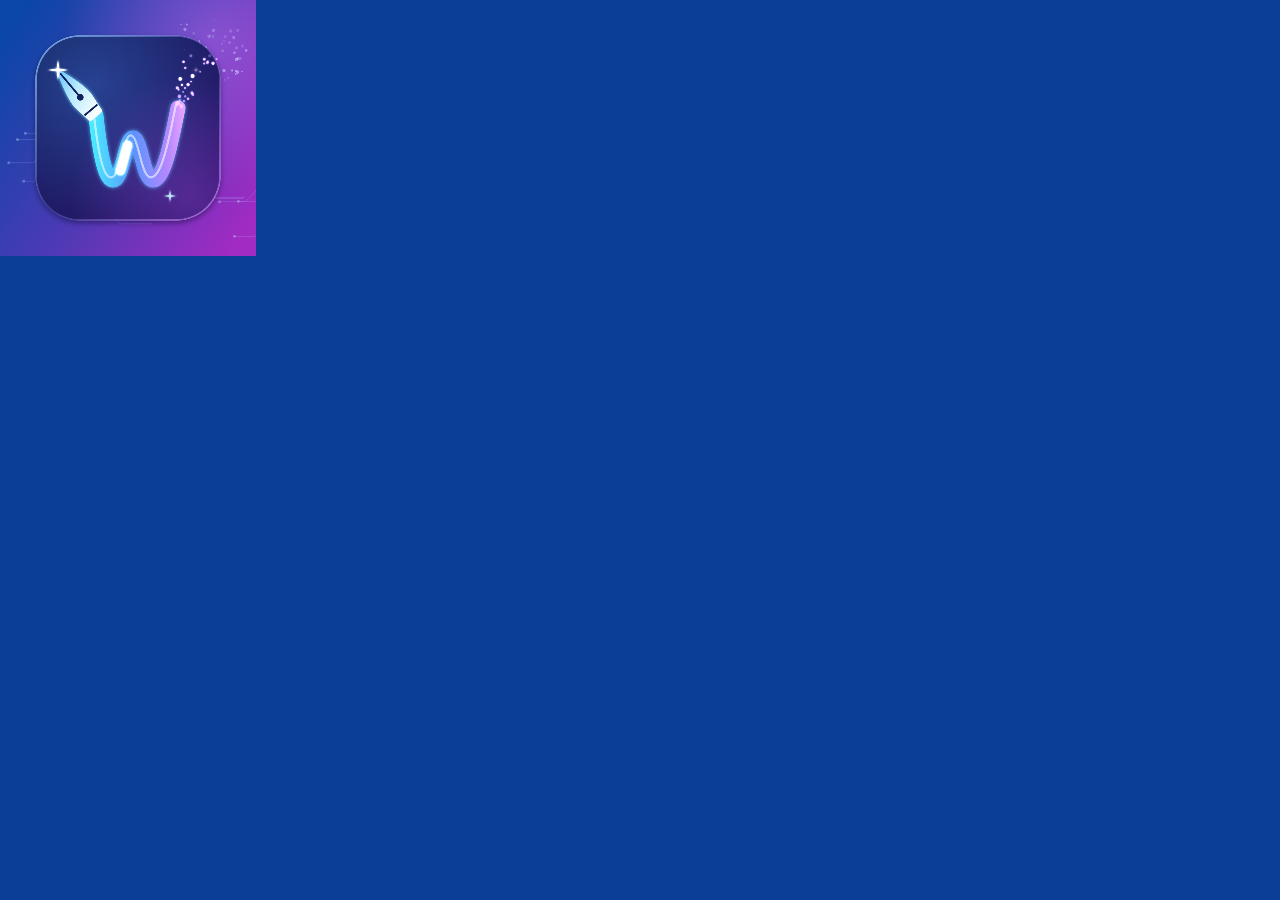
<file: fusionwrite-ai-wporg/source/icon.html>
<!doctype html><html><head><meta charset="utf-8"><style>*{margin:0;padding:0}body{width:256px;height:256px;overflow:hidden;background:#0B3E96}canvas{display:block;width:256px;height:256px}</style></head>
<body><canvas id="c" width="1024" height="1024"></canvas><script>
// The icon is drawn in a 256-unit space and is a pure function of t in [0,1), so it loops cleanly.
function rng(seed){let s=seed>>>0;return()=>{s=(s*1664525+1013904223)>>>0;return s/4294967296}}
const TAU=Math.PI*2, c=document.getElementById('c').getContext('2d'); c.scale(4,4);
const r=rng(11);
const traces=[]; for(let i=0;i<14;i++){const left=r()<.6; traces.push({x:left?6+r()*70:150+r()*90,y:left?70+r()*180:200+r()*50,len:30+r()*70,bend:(r()<.5?-1:1)*(8+r()*14),ph:r()})}
const globe=[]; for(let i=0;i<70;i++){const a=r()*TAU,d=Math.sqrt(r())*44;globe.push({x:204+Math.cos(a)*d,y:54+Math.sin(a)*d*.9,ph:r(),k:1+Math.floor(r()*2),s:.7+r()*1.1})}
const dust=[]; for(let i=0;i<34;i++)dust.push({ph:r(),off:r()*2-1,k:1+Math.floor(r()*2),s:.8+r()*1.7,w:r()});
const W='M96 116 C99 144 104 180 113 180 C123 180 125 138 133 138 C141 138 143 180 153 180 C164 180 171 142 178 108';
const wPath=new Path2D(W);
function rr(x,y,w,h,rad){const p=new Path2D();p.roundRect(x,y,w,h,rad);return p}
function star(x,y,s,a,col){c.save();c.translate(x,y);c.globalAlpha=a;c.fillStyle=col;c.shadowColor=col;c.shadowBlur=6;c.beginPath();for(let i=0;i<8;i++){const q=i%2?s*.18:s,an=i*TAU/8;c.lineTo(Math.cos(an)*q,Math.sin(an)*q)}c.closePath();c.fill();c.restore()}
window.renderFrame=function(t){
  c.clearRect(0,0,256,256); c.globalCompositeOperation='source-over'; c.shadowBlur=0; c.globalAlpha=1;
  // background: the old icon's blue-to-purple field with circuit traces and a dotted globe
  let g=c.createLinearGradient(0,40,256,216);g.addColorStop(0,'#0A47A6');g.addColorStop(.5,'#4A3BB4');g.addColorStop(1,'#A22BC4');c.fillStyle=g;c.fillRect(0,0,256,256);
  g=c.createRadialGradient(214,40,0,214,40,150);g.addColorStop(0,'rgba(220,120,255,.38)');g.addColorStop(1,'rgba(220,120,255,0)');c.fillStyle=g;c.fillRect(0,0,256,256);
  c.lineWidth=.9;c.lineCap='round';
  traces.forEach(tr=>{c.strokeStyle='rgba(170,200,255,.20)';c.beginPath();c.moveTo(tr.x,tr.y);c.lineTo(tr.x+tr.len*.5,tr.y);c.lineTo(tr.x+tr.len*.5+Math.abs(tr.bend),tr.y+tr.bend);c.lineTo(tr.x+tr.len,tr.y+tr.bend);c.stroke();c.fillStyle='rgba(190,215,255,.34)';c.beginPath();c.arc(tr.x,tr.y,1.5,0,TAU);c.fill()});
  globe.forEach(n=>{c.fillStyle='rgba(215,225,255,'+(.16+.34*(.5+.5*Math.sin(TAU*(t*n.k+n.ph))))+')';c.beginPath();c.arc(n.x,n.y,n.s,0,TAU);c.fill()});
  // the tile
  const tile=rr(36,36,184,184,44);
  c.save();c.shadowColor='rgba(8,6,50,.55)';c.shadowBlur=26;c.shadowOffsetY=10;g=c.createLinearGradient(36,36,220,220);g.addColorStop(0,'#111A55');g.addColorStop(1,'#2B1268');c.fillStyle=g;c.fill(tile);c.restore();
  c.save();c.clip(tile);g=c.createRadialGradient(92,84,0,92,84,150);g.addColorStop(0,'rgba(70,150,255,.34)');g.addColorStop(1,'rgba(70,150,255,0)');c.fillStyle=g;c.fillRect(36,36,184,184);
  g=c.createRadialGradient(190,196,0,190,196,120);g.addColorStop(0,'rgba(190,90,255,.30)');g.addColorStop(1,'rgba(190,90,255,0)');c.fillStyle=g;c.fillRect(36,36,184,184);c.restore();
  g=c.createLinearGradient(36,36,220,220);g.addColorStop(0,'rgba(150,215,255,.75)');g.addColorStop(.5,'rgba(150,170,255,.18)');g.addColorStop(1,'rgba(225,150,255,.6)');c.strokeStyle=g;c.lineWidth=1.6;c.stroke(tile);
  // the W ribbon
  const wg=c.createLinearGradient(92,0,186,0);wg.addColorStop(0,'#49EBFF');wg.addColorStop(.45,'#5E93FF');wg.addColorStop(.8,'#B487FF');wg.addColorStop(1,'#EBA8FF');
  c.lineCap='round';c.lineJoin='round';
  c.save();c.shadowColor='rgba(90,190,255,.9)';c.shadowBlur=16;c.strokeStyle=wg;c.lineWidth=15;c.stroke(wPath);c.restore();
  c.save();c.globalAlpha=.55;c.strokeStyle='#FFFFFF';c.lineWidth=2.2;c.translate(-2.2,-2.6);c.stroke(wPath);c.restore();
  // a band of light travelling along the ribbon
  c.save();c.globalCompositeOperation='lighter';c.shadowColor='#FFFFFF';c.shadowBlur=10;c.strokeStyle='rgba(255,255,255,.85)';c.lineWidth=9;const L=330;c.setLineDash([26,L]);c.lineDashOffset=-(t*(L+26))+26;c.stroke(wPath);c.restore();
  // the right arm dissolves into particles
  c.save();c.globalCompositeOperation='lighter';
  dust.forEach(p=>{const u=(p.ph+t*p.k)%1,x=178+u*24+p.off*(4+u*16),y=108-u*58+p.off*4*Math.sin(u*9),a=Math.sin(Math.PI*u)*(.5+.5*p.w);
    const col=u<.5?'rgba(190,150,255,':'rgba(240,180,255,';c.shadowColor=col+'1)';c.shadowBlur=5;c.fillStyle=col+a+')';c.beginPath();c.arc(x,y,p.s*(1-u*.4),0,TAU);c.fill()});
  c.restore();
  // the nib, at the start of the W
  c.save();c.translate(80.3,97.3);c.rotate(140*Math.PI/180);c.scale(.72,.72);
  const nib=new Path2D('M-12 -30 Q-12 -35 -7 -35 L7 -35 Q12 -35 12 -30 L14.5 -10 C17 5 8 32 0 54 C-8 32 -17 5 -14.5 -10 Z');
  c.shadowColor='rgba(120,230,255,.95)';c.shadowBlur=14;g=c.createLinearGradient(-14,-30,14,40);g.addColorStop(0,'#FFFFFF');g.addColorStop(.55,'#BDEBFF');g.addColorStop(1,'#6FC8FF');c.fillStyle=g;c.fill(nib);
  c.shadowBlur=0;c.strokeStyle='#12205E';c.lineWidth=2.6;c.lineCap='round';c.beginPath();c.moveTo(-10.5,-23);c.lineTo(10.5,-23);c.stroke();c.beginPath();c.moveTo(0,4);c.lineTo(0,42);c.stroke();c.fillStyle='#12205E';c.beginPath();c.arc(0,0,4.6,0,TAU);c.fill();c.restore();
  // sparkles
  const v=.5+.5*Math.sin(TAU*t), v2=.5+.5*Math.sin(TAU*(t+.37)), v3=.5+.5*Math.sin(TAU*(2*t+.6));
  star(58,70,5+6*v,.35+.65*v,'#FFFFFF');star(196,70,4+5*v2,.3+.7*v2,'#F2D9FF');star(170,196,3+4*v3,.25+.6*v3,'#BFEFFF');
};
renderFrame(0.3);
</script></body></html>
</file>
<file: docs/assets/docs.css>
/**
 * NexusForge documentation stylesheet.
 * Self-contained: no external requests. Uses the theme's bundled Manrope font
 * and the same palette as the theme's design tokens.
 */

@font-face {
	font-family: "Manrope";
	font-style: normal;
	font-weight: 200 800;
	font-display: swap;
	src: url("../../assets/fonts/manrope-latin-wght-normal.woff2") format("woff2");
}

:root {
	--teal: #287c70;
	--teal-deep: #175e52;
	--mint: #ddf1e9;
	--mint-pale: #e8f5f0;
	--ivory: #faf8f2;
	--white: #ffffff;
	--ink: #243a34;
	--ink-2: #50645b;
	--border: #e3e8e1;
	--coral-pale: #f7e9e5;
	--coral-ink: #9c5848;
	--mark: #d6336c;
	--code-bg: #1d2f2a;
	--sidebar: 290px;
	--radius: 10px;
	--font: "Manrope", -apple-system, BlinkMacSystemFont, "Segoe UI", Roboto, Helvetica, Arial, sans-serif;
	--mono: ui-monospace, SFMono-Regular, Menlo, Consolas, "Liberation Mono", monospace;
}

*,
*::before,
*::after { box-sizing: border-box; }

html { scroll-behavior: smooth; scroll-padding-top: 1.5rem; -webkit-text-size-adjust: 100%; }

body {
	margin: 0;
	font-family: var(--font);
	font-size: 1rem;
	line-height: 1.65;
	color: var(--ink);
	background: var(--ivory);
	-webkit-font-smoothing: antialiased;
	overflow-wrap: break-word;
}

img { max-width: 100%; height: auto; display: block; }

a { color: var(--teal-deep); text-underline-offset: 3px; }
a:hover { color: var(--teal); }

:focus-visible { outline: 3px solid var(--ink); outline-offset: 2px; border-radius: 4px; }

.skip {
	position: absolute;
	left: 0.5rem;
	top: -4rem;
	z-index: 10;
	padding: 0.6rem 1rem;
	background: var(--teal-deep);
	color: var(--white);
	font-weight: 700;
	border-radius: 6px;
}
.skip:focus { top: 0.5rem; color: var(--white); }

/* ------------------------------------------------------------------ layout */
.layout { display: grid; grid-template-columns: var(--sidebar) minmax(0, 1fr); min-height: 100vh; }

.sidebar {
	position: sticky;
	top: 0;
	align-self: start;
	height: 100vh;
	overflow-y: auto;
	padding: 1.75rem 1.25rem 2rem 1.5rem;
	background: var(--white);
	border-right: 1px solid var(--border);
}

.brand { display: block; font-size: 1.375rem; font-weight: 800; letter-spacing: -0.02em; color: var(--ink); text-decoration: none; }
.brand span { color: var(--teal); }
.brand-sub { margin: 0.15rem 0 1.5rem; font-size: 0.8125rem; color: var(--ink-2); }

.toc { list-style: none; margin: 0; padding: 0; counter-reset: toc; }
.toc > li { counter-increment: toc; margin: 0; }
.toc a {
	display: flex;
	gap: 0.6rem;
	padding: 0.38rem 0.6rem;
	border-radius: 6px;
	color: var(--ink);
	font-size: 0.9375rem;
	font-weight: 500;
	text-decoration: none;
}
.toc > li > a::before { content: counter(toc, decimal-leading-zero); color: var(--teal); font-weight: 700; font-size: 0.8125rem; padding-top: 0.12rem; flex: 0 0 auto; }
.toc a:hover,
.toc a:focus-visible { background: var(--mint-pale); color: var(--teal-deep); }
.toc-title { margin: 0 0 0.5rem 0.6rem; font-size: 0.75rem; font-weight: 700; letter-spacing: 0.1em; text-transform: uppercase; color: var(--ink-2); }

.main { min-width: 0; }
.wrap { max-width: 920px; margin: 0 auto; padding: 0 clamp(1rem, 4vw, 3rem); }

/* -------------------------------------------------------------------- hero */
.hero { background: var(--white); border-bottom: 1px solid var(--border); padding: clamp(2.5rem, 6vw, 4.5rem) 0 clamp(2rem, 5vw, 3.5rem); position: relative; overflow: hidden; }
.hero::after { content: ""; position: absolute; right: -90px; top: 50%; width: 340px; aspect-ratio: 1; transform: translateY(-50%); border-radius: 50%; background: radial-gradient(circle at 35% 35%, var(--mint), var(--mint-pale)); pointer-events: none; }
.hero .wrap { position: relative; z-index: 1; }
.eyebrow { margin: 0 0 0.75rem; font-size: 0.8125rem; font-weight: 700; letter-spacing: 0.1em; text-transform: uppercase; color: var(--teal-deep); }
.hero h1 { margin: 0 0 1rem; font-size: clamp(2.25rem, 1.4rem + 3.6vw, 3.5rem); line-height: 1.05; letter-spacing: -0.03em; font-weight: 800; max-width: 14ch; }
.hero p.lead { max-width: 56ch; font-size: 1.125rem; color: var(--ink-2); margin: 0 0 1.5rem; }
.meta { display: flex; flex-wrap: wrap; gap: 0.5rem; margin: 0; padding: 0; list-style: none; }
.meta li { padding: 0.3rem 0.8rem; border-radius: 999px; background: var(--mint); color: var(--teal-deep); font-size: 0.8125rem; font-weight: 700; }

/* ---------------------------------------------------------------- sections */
section.doc { padding: clamp(2.25rem, 5vw, 3.5rem) 0; border-bottom: 1px solid var(--border); }
section.doc:last-of-type { border-bottom: none; }

h2 { margin: 0 0 1rem; font-size: clamp(1.6rem, 1.3rem + 1.4vw, 2.1rem); line-height: 1.12; letter-spacing: -0.02em; font-weight: 800; }
h2 .num { display: block; margin-bottom: 0.4rem; font-size: 0.8125rem; font-weight: 700; letter-spacing: 0.1em; text-transform: uppercase; color: var(--teal-deep); }
h3 { margin: 2.25rem 0 0.75rem; font-size: 1.3rem; line-height: 1.2; letter-spacing: -0.01em; font-weight: 700; }
h4 { margin: 1.5rem 0 0.5rem; font-size: 1.0625rem; font-weight: 700; }
p { margin: 0 0 1rem; }
ul, ol { margin: 0 0 1rem; padding-left: 1.35rem; }
li { margin-bottom: 0.35rem; }
strong { font-weight: 700; }

.path { font-weight: 700; color: var(--teal-deep); }

code { font-family: var(--mono); font-size: 0.875em; background: var(--mint-pale); border: 1px solid var(--border); border-radius: 5px; padding: 0.08em 0.35em; }
pre { margin: 0 0 1.25rem; padding: 1rem 1.15rem; background: var(--code-bg); color: #e6f2ed; border-radius: var(--radius); overflow-x: auto; font-size: 0.875rem; line-height: 1.55; }
pre code { background: none; border: none; padding: 0; font-size: inherit; color: inherit; }

kbd { font-family: var(--mono); font-size: 0.8125em; background: var(--white); border: 1px solid #c9d2cb; border-bottom-width: 2px; border-radius: 5px; padding: 0.1em 0.45em; white-space: nowrap; }

/* -------------------------------------------------------------------- notes */
.note { margin: 0 0 1.25rem; padding: 0.9rem 1.1rem; border-radius: var(--radius); background: var(--mint-pale); border: 1px solid var(--border); border-left: 4px solid var(--teal); }
.note > :last-child { margin-bottom: 0; }
.note--warn { background: var(--coral-pale); border-left-color: var(--coral-ink); }
.note__title { display: block; margin-bottom: 0.2rem; font-weight: 700; }

/* -------------------------------------------------------------------- steps */
.steps { list-style: none; counter-reset: step; margin: 0 0 1.25rem; padding: 0; }
.steps > li { counter-increment: step; position: relative; margin: 0 0 0.8rem; padding-left: 2.6rem; }
.steps > li::before { content: counter(step); position: absolute; left: 0; top: 0.05rem; width: 1.8rem; height: 1.8rem; border-radius: 50%; background: var(--teal); color: var(--white); font-weight: 700; font-size: 0.875rem; line-height: 1.8rem; text-align: center; }

.cards { display: grid; grid-template-columns: repeat(auto-fit, minmax(210px, 1fr)); gap: 1rem; margin: 0 0 1.25rem; padding: 0; list-style: none; }
.cards > li { margin: 0; padding: 1.1rem 1.15rem; background: var(--white); border: 1px solid var(--border); border-radius: 14px; }
.cards strong { display: block; margin-bottom: 0.2rem; }
.cards span { color: var(--ink-2); font-size: 0.9375rem; }

/* ------------------------------------------------------------------- tables */
.table-wrap { margin: 0 0 1.25rem; overflow-x: auto; border: 1px solid var(--border); border-radius: var(--radius); background: var(--white); }
table { width: 100%; border-collapse: collapse; font-size: 0.9375rem; }
th, td { padding: 0.65rem 0.85rem; text-align: left; vertical-align: top; border-bottom: 1px solid var(--border); }
thead th { background: var(--mint-pale); font-weight: 700; white-space: nowrap; }
tbody tr:last-child td, tbody tr:last-child th { border-bottom: none; }
tbody th { font-weight: 700; }
.swatch { display: inline-block; width: 1em; height: 1em; margin-right: 0.45em; border-radius: 4px; border: 1px solid rgba(0, 0, 0, 0.18); vertical-align: -0.12em; }

/* ------------------------------------------------------------------ figures */
figure.fig { margin: 1.5rem 0 1.75rem; padding: 1rem; background: var(--white); border: 1px solid var(--border); border-radius: 14px; }
.fig__img { display: block; border: 1px solid var(--border); border-radius: 8px; overflow: hidden; background: var(--ivory); }
.fig__img img { width: 100%; }
.fig--phone .fig__img { max-width: 300px; margin-inline: auto; }
.fig--narrow .fig__img { max-width: 620px; margin-inline: auto; }
figcaption { margin-top: 0.85rem; font-size: 0.9375rem; color: var(--ink-2); }
figcaption b { color: var(--ink); }

.legend { list-style: none; counter-reset: legend; margin: 0.85rem 0 0; padding: 0; display: grid; grid-template-columns: repeat(auto-fit, minmax(260px, 1fr)); gap: 0.45rem 1.5rem; font-size: 0.9375rem; }
.legend > li { counter-increment: legend; position: relative; margin: 0; padding-left: 2.1rem; }
.legend > li::before { content: counter(legend); position: absolute; left: 0; top: 0.08rem; width: 1.55rem; height: 1.55rem; border-radius: 50%; background: var(--mark); color: #fff; font-family: Arial, Helvetica, sans-serif; font-weight: 700; font-size: 0.8125rem; line-height: 1.55rem; text-align: center; }
.legend b { font-weight: 700; }

/* Tall screenshots: image on the left, legend on the right. */
.fig--side { display: grid; grid-template-columns: minmax(0, 0.9fr) minmax(0, 1fr); grid-template-rows: auto 1fr; gap: 0.25rem 1.5rem; align-items: start; }
.fig--side .fig__img { grid-row: 1 / span 2; }
.fig--side figcaption { margin-top: 0; }
.fig--side .legend { grid-template-columns: 1fr; margin-top: 0.25rem; }

.fig-row { display: grid; grid-template-columns: repeat(auto-fit, minmax(260px, 1fr)); gap: 1.25rem; align-items: start; }
.fig-row figure.fig { margin: 1.5rem 0 1.75rem; }

/* --------------------------------------------------------------------- misc */
.tree { margin: 0 0 1.25rem; padding: 1rem 1.15rem; background: var(--white); border: 1px solid var(--border); border-radius: var(--radius); font-family: var(--mono); font-size: 0.8438rem; line-height: 1.6; overflow-x: auto; white-space: pre; }
.tree span { color: var(--ink-2); font-family: var(--font); }

details.faq { margin: 0 0 0.6rem; background: var(--white); border: 1px solid var(--border); border-radius: var(--radius); }
details.faq summary { cursor: pointer; padding: 0.8rem 1rem; font-weight: 700; }
details.faq > div { padding: 0 1rem 0.9rem; }
details.faq > div > :last-child { margin-bottom: 0; }

.footer { padding: 2rem 0 3rem; color: var(--ink-2); font-size: 0.875rem; }

/* --------------------------------------------------------------- responsive */
@media (max-width: 960px) {
	.layout { display: block; }
	.sidebar { position: static; height: auto; border-right: none; border-bottom: 1px solid var(--border); padding: 1.25rem 1rem; }
	.brand-sub { margin-bottom: 1rem; }
	.toc { columns: 2; column-gap: 1rem; }
	.toc > li { break-inside: avoid; }
	.hero::after { display: none; }
	.fig--side { display: block; }
	.fig--side figcaption { margin-top: 0.85rem; }
	.fig--side .fig__img { max-width: 460px; margin-inline: auto; }
}

@media (max-width: 520px) {
	.toc { columns: 1; }
	figure.fig { padding: 0.6rem; }
}

@media (prefers-reduced-motion: reduce) {
	html { scroll-behavior: auto; }
}

/* -------------------------------------------------------------------- print */
@media print {
	@page { size: A4; margin: 14mm 13mm; }
	html { scroll-behavior: auto; }
	body { background: #fff; font-size: 10.5pt; }
	.layout { display: block; }
	.sidebar { position: static; height: auto; overflow: visible; border: none; padding: 0 0 6mm; page-break-after: always; }
	.toc { columns: 2; }
	.skip { display: none; }
	.wrap { max-width: none; padding: 0; }
	.hero { border: none; padding: 0 0 8mm; }
	.hero::after { display: none; }
	section.doc { padding: 7mm 0; }
	h2, h3, h4 { break-after: avoid; break-inside: avoid; }
	figure.fig, .note, .table-wrap, pre, .tree, .cards > li, details.faq { break-inside: avoid; }
	/* Tall screenshots keep the image-left / legend-right layout on paper. */
	.fig--side { display: grid; grid-template-columns: minmax(0, 0.8fr) minmax(0, 1fr); grid-template-rows: auto 1fr; gap: 1mm 6mm; }
	.fig--side figcaption { margin-top: 0; }
	.fig--side .fig__img { max-width: none; margin: 0; border: none; background: none; }
	.fig--side .fig__img img { max-height: 225mm; width: auto; max-width: 100%; }
	.legend { gap: 1.5mm 6mm; }
	details.faq > div { display: block; }
	pre { white-space: pre-wrap; }
}
</file>
